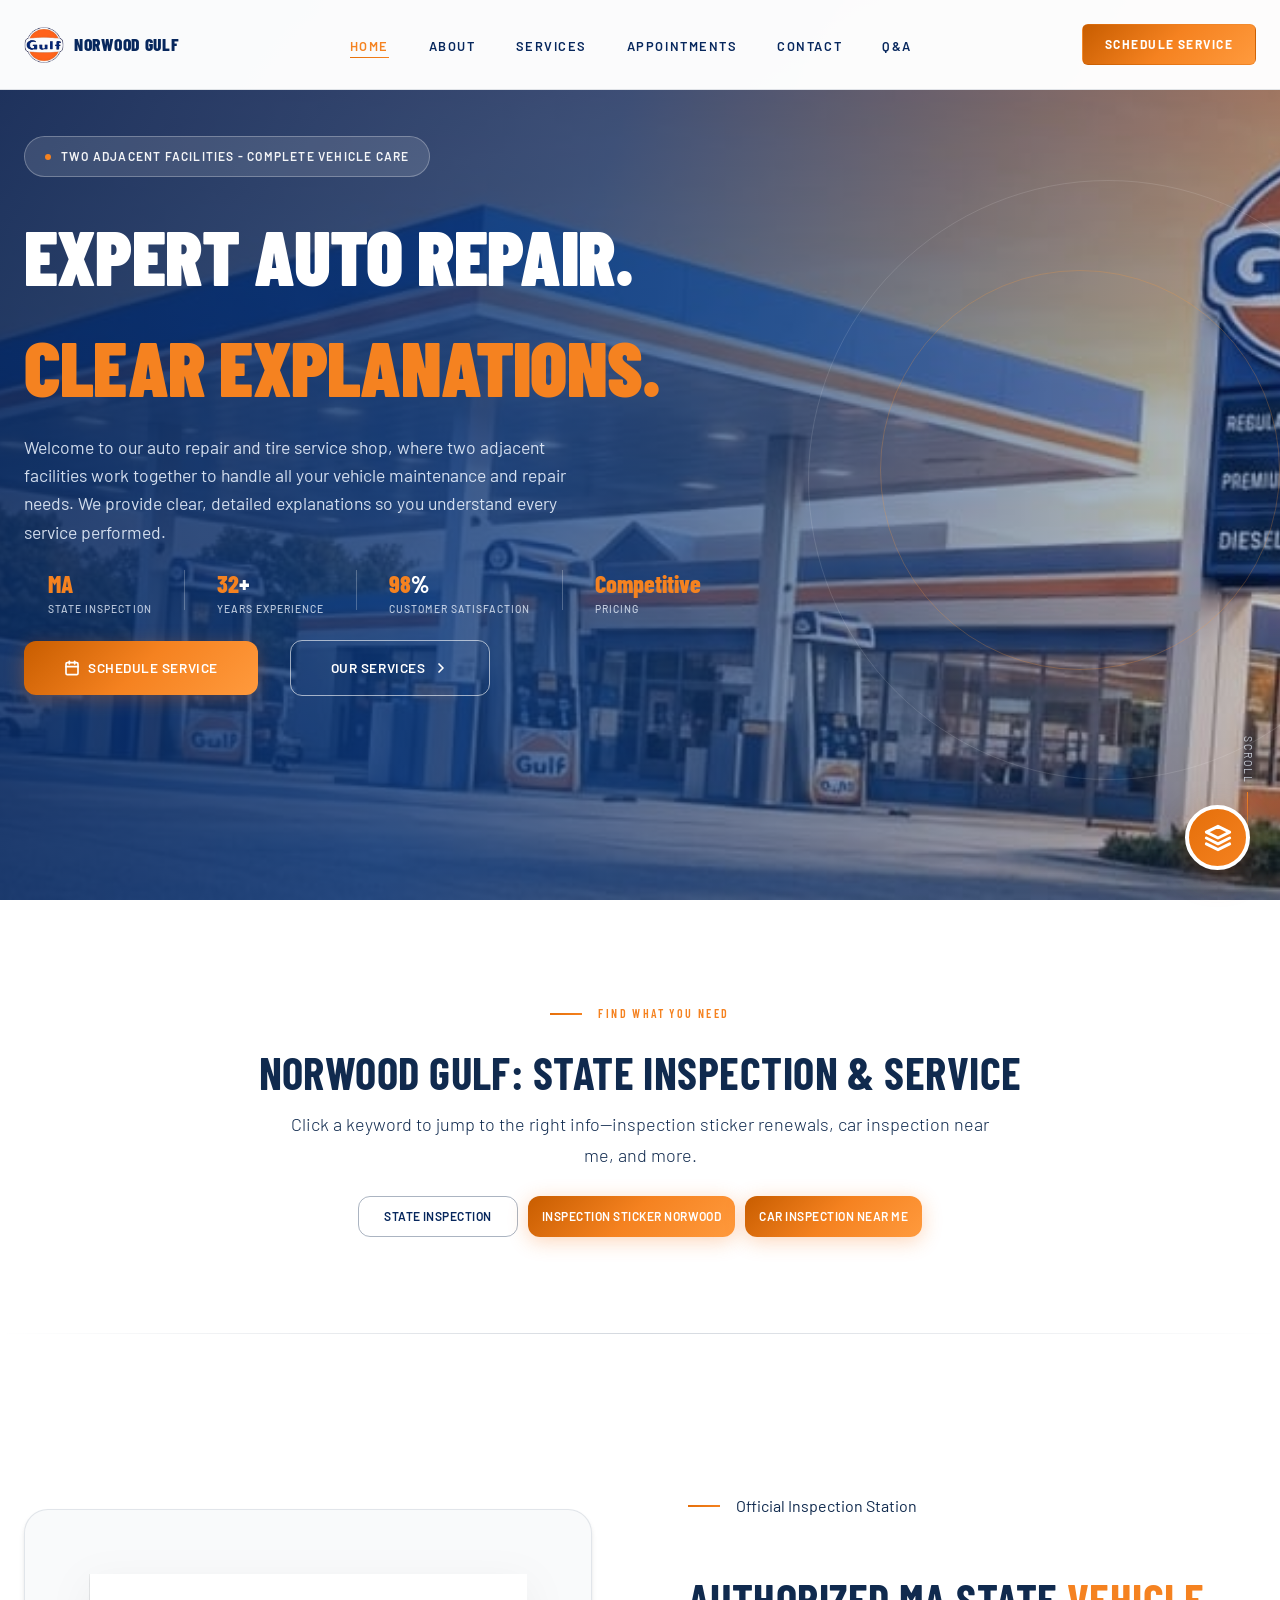
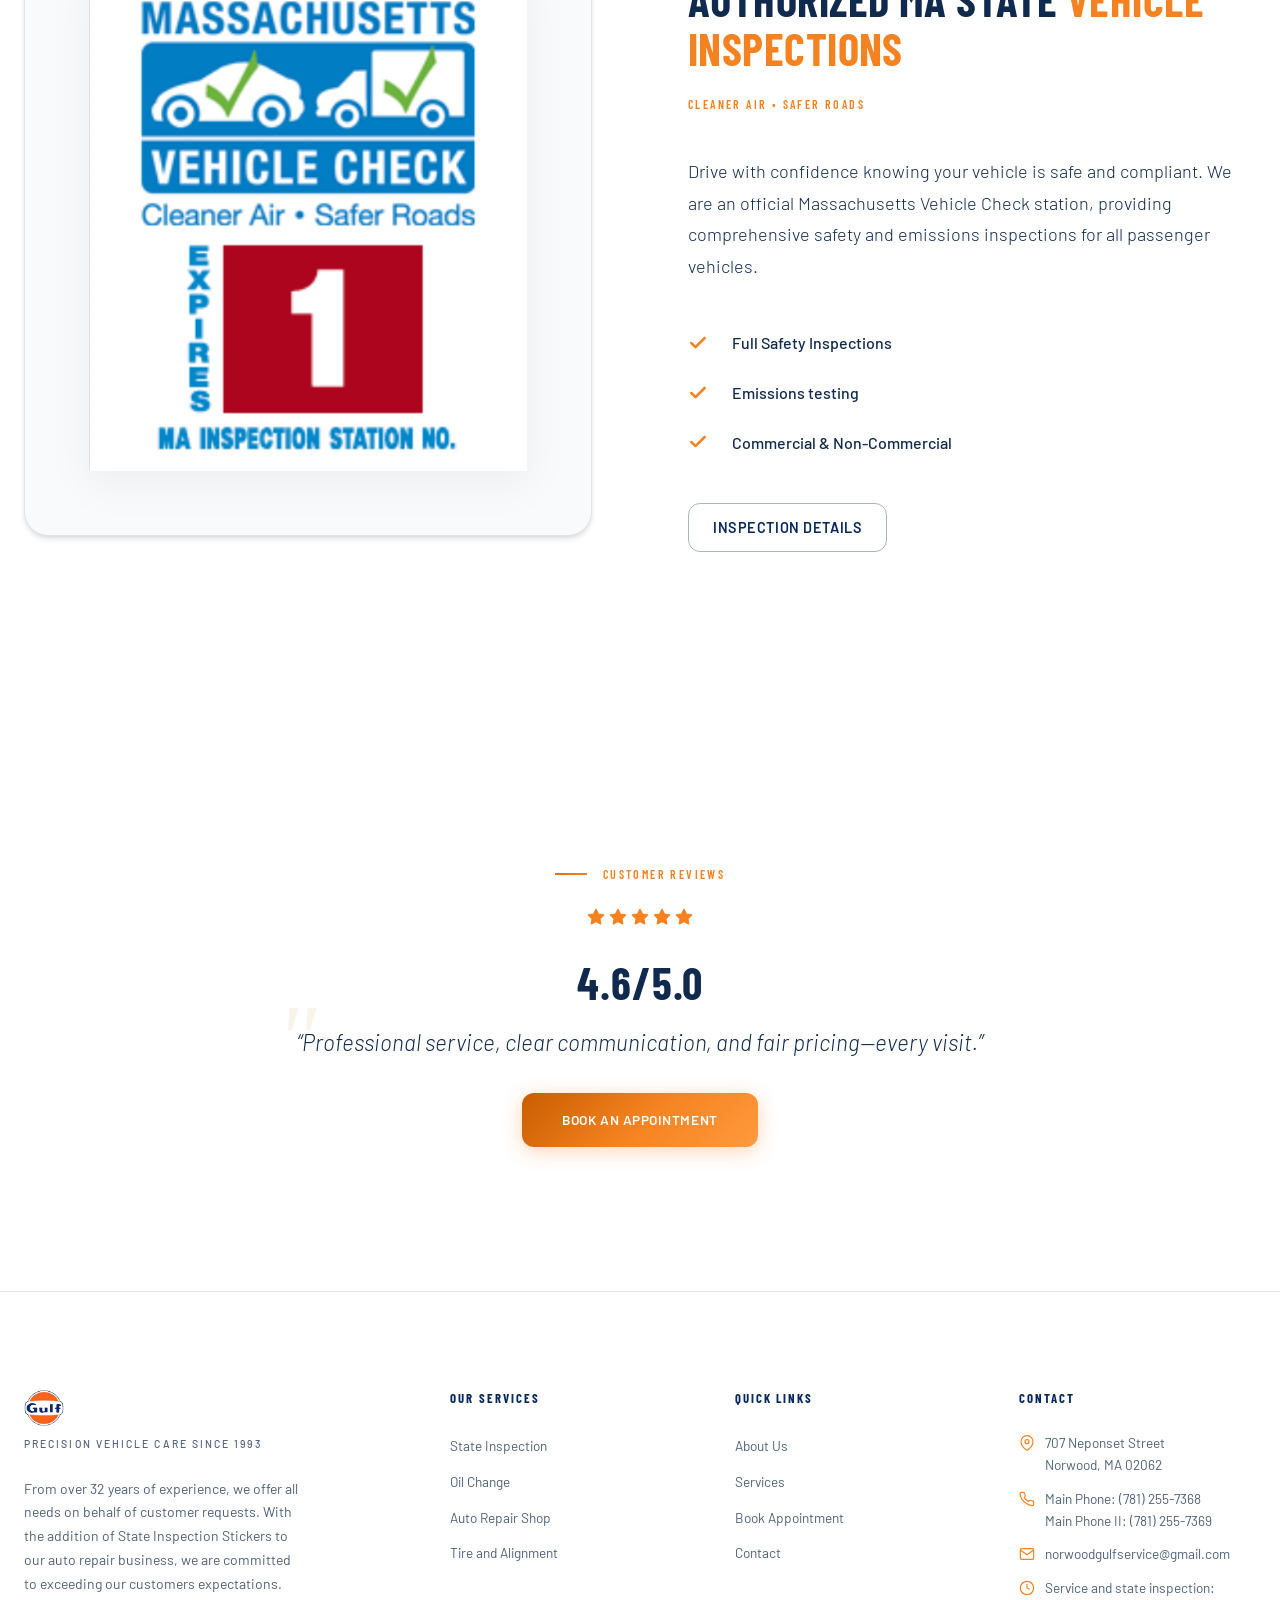
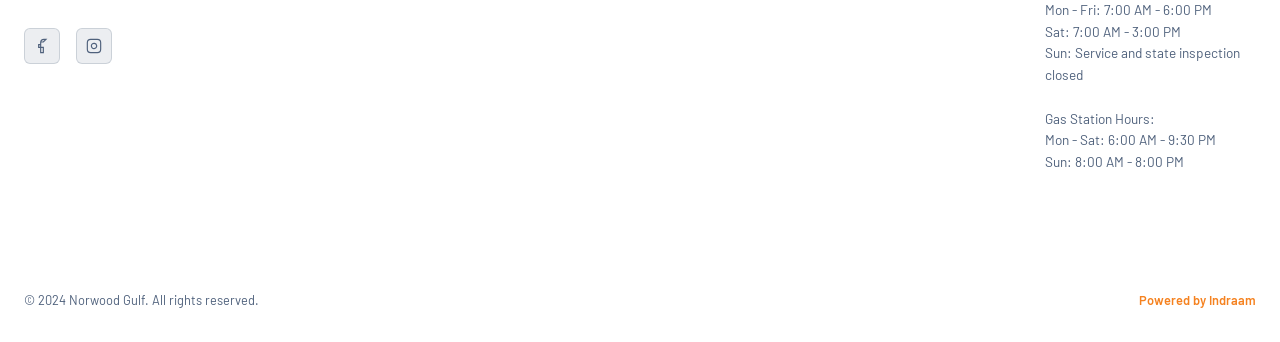
<file: index.html>
<!DOCTYPE html>
<html lang="en">
<head>
  <meta charset="UTF-8" />
  <meta name="viewport" content="width=device-width, initial-scale=1.0" />
  <meta name="description" content="Norwood Gulf provides premium auto repair and maintenance in Norwood, MA, with clear service explanations and trusted vehicle care." />
  <title>Norwood Gulf — Precision Vehicle Care. Trusted Performance.</title>
  <link rel="preconnect" href="https://fonts.googleapis.com" />
  <link rel="preconnect" href="https://fonts.gstatic.com" crossorigin />
  <link href="https://fonts.googleapis.com/css2?family=Barlow:ital,wght@0,300;0,400;0,500;0,600;0,700;0,800;0,900;1,300&family=Barlow+Condensed:wght@400;500;600;700;800;900&display=swap" rel="stylesheet" />
  <link rel="stylesheet" href="style.css" />
  <link rel="icon" href="data:,">
</head>
<body>

  <!-- SCROLL PROGRESS -->
  <div class="scroll-progress" role="progressbar" aria-hidden="true"></div>

  <!-- BACK TO TOP -->
  <button class="back-to-top" aria-label="Back to top">
    <svg xmlns="http://www.w3.org/2000/svg" viewBox="0 0 24 24" fill="none" stroke="currentColor" stroke-width="2.5" stroke-linecap="round" stroke-linejoin="round"><polyline points="18 15 12 9 6 15"/></svg>
  </button>

  <!-- NAVBAR -->
  <nav class="navbar" role="navigation" aria-label="Main navigation">
    <div class="container">
      <div class="nav-inner">
        <a href="index.html" class="nav-logo" aria-label="Norwood Gulf home">
          <img src="logo.jpeg" alt="Norwood Gulf Logo" style="height: 40px; width: auto;">
                  <span class="nav-logo-text">Norwood Gulf</span>
        </a>
        <ul class="nav-links">
          <li><a href="index.html"       class="nav-link">Home</a></li>
          <li><a href="about.html"       class="nav-link">About</a></li>
          <li><a href="services.html"    class="nav-link">Services</a></li>
          <li><a href="appointment.html" class="nav-link">Appointments</a></li>
          <li><a href="contact.html"     class="nav-link">Contact</a></li>
          <li><a href="qa.html"          class="nav-link">Q&A</a></li>
        </ul>
        <a href="appointment.html" class="nav-cta">Schedule Service</a>
        <button class="nav-hamburger" aria-label="Toggle menu" aria-expanded="false">
          <span></span><span></span><span></span>
        </button>
      </div>
    </div>
  </nav>

  <!-- MOBILE MENU -->
  <div class="nav-overlay" role="presentation"></div>
  <nav class="nav-mobile" aria-label="Mobile navigation">
    <div class="nav-mobile-brand"><img src="logo.jpeg" alt="Norwood Gulf Logo"><span>Norwood Gulf</span></div>
    <a href="index.html"       class="nav-mobile-link">Home</a>
    <a href="about.html"       class="nav-mobile-link">About</a>
    <a href="services.html"    class="nav-mobile-link">Services</a>
    <a href="appointment.html" class="nav-mobile-link">Appointments</a>
    <a href="contact.html"     class="nav-mobile-link">Contact</a>
    <a href="qa.html"          class="nav-mobile-link">Q&A</a>
    <div style="margin-top:auto; padding-top: 32px;">
      <a href="appointment.html" class="btn btn-primary btn-lg" style="width:100%;justify-content:center;display:flex;">Schedule Service</a>
    </div>
  </nav>

  <main>
    <!-- ===================== HERO ===================== -->
    <section class="hero" aria-label="Hero" id="norwood-gulf">
      <div class="hero-bg" aria-hidden="true"></div>
      <div class="hero-lines" aria-hidden="true"></div>

      <div class="container" style="width:100%;">
        <div class="hero-content">
          <div class="hero-badge">
            <span class="hero-badge-dot"></span>
            <span>Two Adjacent Facilities - Complete Vehicle Care</span>
          </div>
        </div>
        <h1 class="hero-title">
          Expert Auto Repair.
          <em>Clear Explanations.</em>
        </h1>
        <p class="hero-desc">
          Welcome to our auto repair and tire service shop, where two adjacent facilities work together to handle all your vehicle maintenance and repair needs. We provide clear, detailed explanations so you understand every service performed.
        </p>
        
        <!-- Stats -->
        <div class="hero-stats">
          <div class="container">
            <div class="hero-stats-inner">
              <div class="hero-stat">
                <span class="hero-stat-num"><span>MA</span></span>
                <span class="hero-stat-label">State Inspection</span>
              </div>
              <div class="hero-stat-divider"></div>
              <div class="hero-stat">
                <span class="hero-stat-num"><span>32</span>+</span>
                <span class="hero-stat-label">Years Experience</span>
              </div>
              <div class="hero-stat-divider"></div>
              <div class="hero-stat">
                <span class="hero-stat-num"><span>98</span>%</span>
                <span class="hero-stat-label">Customer Satisfaction</span>
              </div>
              <div class="hero-stat-divider"></div>
              <div class="hero-stat">
                <span class="hero-stat-num"><span>Competitive</span></span>
                <span class="hero-stat-label">Pricing</span>
              </div>
            </div>
          </div>
        </div>
          
          <div class="hero-actions">
            <a href="appointment.html" class="btn btn-primary btn-lg">
              <svg xmlns="http://www.w3.org/2000/svg" width="16" height="16" viewBox="0 0 24 24" fill="none" stroke="currentColor" stroke-width="2.5" stroke-linecap="round" stroke-linejoin="round"><rect x="3" y="4" width="18" height="18" rx="2"/><line x1="16" y1="2" x2="16" y2="6"/><line x1="8" y1="2" x2="8" y2="6"/><line x1="3" y1="10" x2="21" y2="10"/></svg>
              Schedule Service
            </a>
            <a href="services.html" class="btn btn-outline btn-lg">
              Our Services
              <svg xmlns="http://www.w3.org/2000/svg" width="16" height="16" viewBox="0 0 24 24" fill="none" stroke="currentColor" stroke-width="2.5" stroke-linecap="round" stroke-linejoin="round"><polyline points="9 18 15 12 9 6"/></svg>
            </a>
          </div>
        </div>
      </div>

      <!-- Scroll hint -->
      <div class="hero-scroll" aria-hidden="true">
        <span>Scroll</span>
        <div class="hero-scroll-line"></div>
      </div>
    </section>
    
    <!-- ===================== KEYWORD QUICK LINKS ===================== -->
    <section class="section" aria-label="Keyword quick links">
      <div class="container">
        <div class="text-center" style="margin-bottom:24px;">
          <div class="section-label flex-center reveal">
            <span class="subheading">Find what you need</span>
          </div>
          <h2 class="display-md text-navy reveal reveal-delay-1" style="margin-bottom:12px;">Norwood Gulf: State Inspection & Service</h2>
          <p class="body-lg text-muted-dark" style="max-width:720px;margin:0 auto;">
            Click a keyword to jump to the right info—inspection sticker renewals, car inspection near me, and more.
          </p>
        </div>

        <div class="reveal" style="display:flex;gap:10px;flex-wrap:wrap;justify-content:center;">
          <a href="#norwood-gulf" class="btn btn-outline btn-sm" style="padding:10px 14px;">State Inspection</a>
          <a href="services.html#state-inspection" class="btn btn-primary btn-sm" style="padding:10px 14px;">inspection sticker norwood</a>
          <a href="contact.html#near-me" class="btn btn-primary btn-sm" style="padding:10px 14px;">car inspection near me</a>
        </div>
      </div>
    </section>

    <!-- ===================== MA INSPECTION ===================== -->
    <section class="section ma-inspection-section" aria-label="Massachusetts Vehicle Check">
      <div class="container">
        <div class="inspection-grid">
          <div class="inspection-image">
            <img src="MA.png" alt="Massachusetts Vehicle Check Logo" class="inspection-logo">
          </div>
          <div class="inspection-content">
            <div class="section-label">Official Inspection Station</div>
            <h2 class="display-md">Authorized MA State <span class="text-primary">Vehicle Inspections</span></h2>
            <div class="subheading" style="margin-top: -10px; margin-bottom: 10px;">Cleaner Air • Safer Roads</div>
            <p class="body-lg">
              Drive with confidence knowing your vehicle is safe and compliant. We are an official Massachusetts Vehicle Check station, providing comprehensive safety and emissions inspections for all passenger vehicles.
            </p>
            <ul class="inspection-list">
              <li>
                <svg xmlns="http://www.w3.org/2000/svg" width="20" height="20" viewBox="0 0 24 24" fill="none" stroke="currentColor" stroke-width="3" stroke-linecap="round" stroke-linejoin="round" class="text-primary"><polyline points="20 6 9 17 4 12"/></svg>
                <span>Full Safety Inspections</span>
              </li>
              <li>
                <svg xmlns="http://www.w3.org/2000/svg" width="20" height="20" viewBox="0 0 24 24" fill="none" stroke="currentColor" stroke-width="3" stroke-linecap="round" stroke-linejoin="round" class="text-primary"><polyline points="20 6 9 17 4 12"/></svg>
                <span>Emissions testing</span>
              </li>
              <li>
                <svg xmlns="http://www.w3.org/2000/svg" width="20" height="20" viewBox="0 0 24 24" fill="none" stroke="currentColor" stroke-width="3" stroke-linecap="round" stroke-linejoin="round" class="text-primary"><polyline points="20 6 9 17 4 12"/></svg>
                <span>Commercial & Non-Commercial</span>
              </li>
            </ul>
            <div class="inspection-action">
              <a href="services.html" class="btn btn-outline">Inspection Details</a>
            </div>
          </div>
        </div>
      </div>
    </section>

    <!-- ===================== REVIEWS / TESTIMONIALS ===================== -->
    <section class="section testimonials-section" aria-label="Customer Reviews">
      <div class="container">
        <div class="testimonial-inner">
          <a
            href="https://www.google.com/search?sca_esv=11644df17cdf1a12&sxsrf=APpeQntvvfK4i4TOI_ihOrzpDeUT2QmNOQ:1784293521728&q=norwoodgulf&si=APenkKn5T4YN59srr511wD6k6Pufj9DEzRUvB1XJSwUeeT5afpm4TQghhEdDveTdlVPgJa5qF8TAoRb5RbXLfmK-P4ODYihN0RFG3BhYRJZwJOlDr2I36pY%3D&uds=AJ5uw18gNhEE-1kkRZFnq5lN2SLi4TLZBjAXsEycxxQTiQDSJGe2GlF1H9wndC-nLQDZZ4nt5iQANo0AJBu8I1AU2zelO3psvxKbo_7Ni-P3tFjdBVAtOrA&sa=X&ved=2ahUKEwi-i6as49mVAxXBg_0HHTCOGBwQ3PALegQIHhAE&biw=1536&bih=776&dpr=1.25"
            target="_blank"
            rel="noopener noreferrer"
            aria-label="Read customer reviews"
            style="display:block; text-decoration:none; color:inherit;"
          >
            <div class="section-label flex-center reveal" style="margin-bottom: var(--sp-3);">
              <span class="subheading">Customer Reviews</span>
            </div>

            <div class="testimonial-stars" aria-label="Rating: 4.6 out of 5">
              <!-- 5 stars visual -->
              <svg xmlns="http://www.w3.org/2000/svg" viewBox="0 0 24 24" fill="none" stroke="currentColor" stroke-width="2" stroke-linecap="round" stroke-linejoin="round"><polygon points="12 2 15.09 8.26 22 9.27 17 14.14 18.18 21.02 12 17.77 5.82 21.02 7 14.14 2 9.27 8.91 8.26 12 2"/></svg>
              <svg xmlns="http://www.w3.org/2000/svg" viewBox="0 0 24 24" fill="none" stroke="currentColor" stroke-width="2" stroke-linecap="round" stroke-linejoin="round"><polygon points="12 2 15.09 8.26 22 9.27 17 14.14 18.18 21.02 12 17.77 5.82 21.02 7 14.14 2 9.27 8.91 8.26 12 2"/></svg>
              <svg xmlns="http://www.w3.org/2000/svg" viewBox="0 0 24 24" fill="none" stroke="currentColor" stroke-width="2" stroke-linecap="round" stroke-linejoin="round"><polygon points="12 2 15.09 8.26 22 9.27 17 14.14 18.18 21.02 12 17.77 5.82 21.02 7 14.14 2 9.27 8.91 8.26 12 2"/></svg>
              <svg xmlns="http://www.w3.org/2000/svg" viewBox="0 0 24 24" fill="none" stroke="currentColor" stroke-width="2" stroke-linecap="round" stroke-linejoin="round"><polygon points="12 2 15.09 8.26 22 9.27 17 14.14 18.18 21.02 12 17.77 5.82 21.02 7 14.14 2 9.27 8.91 8.26 12 2"/></svg>
              <svg xmlns="http://www.w3.org/2000/svg" viewBox="0 0 24 24" fill="none" stroke="currentColor" stroke-width="2" stroke-linecap="round" stroke-linejoin="round"><polygon points="12 2 15.09 8.26 22 9.27 17 14.14 18.18 21.02 12 17.77 5.82 21.02 7 14.14 2 9.27 8.91 8.26 12 2"/></svg>
            </div>

            <h2 class="display-md text-navy" style="text-transform:none; letter-spacing:0.02em; margin-bottom: var(--sp-2);">
              4.6/5.0
            </h2>

            <p class="testimonial-quote" style="margin-bottom: 0;">
              “Professional service, clear communication, and fair pricing—every visit.”
            </p>
          </a>

          <div class="reveal" style="margin-top: var(--sp-4);">
            <a href="appointment.html" class="btn btn-primary btn-lg" style="min-width: 220px;">
              Book an Appointment
            </a>
          </div>
        </div>
      </div>
    </section>

  </main>

  <!-- FOOTER -->
  <footer class="footer" role="contentinfo">
    <div class="container">
      <div class="footer-grid">
        <div>
          <img src="logo.jpeg" alt="Norwood Gulf Logo" style="height: 40px; width: auto; margin-bottom: var(--sp-1);">
          <div class="footer-brand-tagline">Precision Vehicle Care Since 1993</div>
          <p class="footer-brand-desc">From over 32 years of experience, we offer all needs on behalf of customer requests. With the addition of State Inspection Stickers to our auto repair business, we are committed to exceeding our customers expectations.</p>
          <div class="footer-socials">
            <a href="https://www.facebook.com/norwoodgulf" target="_blank" rel="noopener noreferrer" class="footer-social" aria-label="Facebook">
              <svg xmlns="http://www.w3.org/2000/svg" viewBox="0 0 24 24" fill="none" stroke="currentColor" stroke-width="1.75"><path d="M18 2h-3a5 5 0 0 0-5 5v3H7v4h3v8h4v-8h-4V7a1 1 0 0 1 1-1h3z"/></svg>
            </a>
            <a href="https://www.instagram.com/norwoodgulf?igsh=MWY3Njh3dmN0Njhkbw==" class="footer-social" aria-label="Instagram">
              <svg xmlns="http://www.w3.org/2000/svg" viewBox="0 0 24 24" fill="none" stroke="currentColor" stroke-width="1.75"><rect x="2" y="2" width="20" height="20" rx="5" ry="5"/><path d="M16 11.37A4 4 0 1 1 12.63 8 4 4 0 0 1 16 11.37z"/><line x1="17.5" y1="6.5" x2="17.51" y2="6.5"/></svg>
            </a>
          </div>
        </div>
        <div>
          <h3 class="footer-col-title">Our Services</h3>
          <ul class="footer-links">
            <li><a href="state-inspection.html" class="footer-link">State Inspection</a></li>
            <li><a href="oil-change.html" class="footer-link">Oil Change</a></li>
            <li><a href="auto-repair-shop.html" class="footer-link">Auto Repair Shop</a></li>
            <li><a href="tire-alignment.html" class="footer-link">Tire and Alignment</a></li>
          </ul>
        </div>

        <div>
          <h3 class="footer-col-title">Quick Links</h3>
          <ul class="footer-links">
            <li><a href="about.html" class="footer-link">About Us</a></li>
            <li><a href="services.html" class="footer-link">Services</a></li>
            <li><a href="appointment.html" class="footer-link">Book Appointment</a></li>
            <li><a href="contact.html" class="footer-link">Contact</a></li>
          </ul>
        </div>
        <div>
          <h3 class="footer-col-title">Contact</h3>
          <div class="footer-contact-item"><svg class="footer-contact-icon" xmlns="http://www.w3.org/2000/svg" viewBox="0 0 24 24" fill="none" stroke="currentColor" stroke-width="1.75"><path d="M21 10c0 7-9 13-9 13S3 17 3 10a9 9 0 0 1 18 0z"/><circle cx="12" cy="10" r="3"/></svg><span>707 Neponset Street<br>Norwood, MA 02062</span></div>
          <div class="footer-contact-item"><svg class="footer-contact-icon" xmlns="http://www.w3.org/2000/svg" viewBox="0 0 24 24" fill="none" stroke="currentColor" stroke-width="1.75"><path d="M22 16.92v3a2 2 0 0 1-2.18 2 19.79 19.79 0 0 1-8.63-3.07A19.5 19.5 0 0 1 4.69 13a19.79 19.79 0 0 1-3.07-8.67A2 2 0 0 1 3.6 2h3a2 2 0 0 1 2 1.72c.127.96.361 1.903.7 2.81a2 2 0 0 1-.45 2.11L8.09 9.91a16 16 0 0 0 6 6l1.27-1.27a2 2 0 0 1 2.11-.45c.907.339 1.85.573 2.81.7A2 2 0 0 1 22 16.92z"/></svg><span>Main Phone: <a href="tel:+17812557368">(781) 255-7368</a><br>Main Phone II: <a href="tel:+17812557369">(781) 255-7369</a></span></div>
          <div class="footer-contact-item"><svg class="footer-contact-icon" xmlns="http://www.w3.org/2000/svg" viewBox="0 0 24 24" fill="none" stroke="currentColor" stroke-width="1.75"><path d="M4 4h16c1.1 0 2 .9 2 2v12c0 1.1-.9 2-2 2H4c-1.1 0-2-.9-2-2V6c0-1.1.9-2 2-2z"/><polyline points="22,6 12,13 2,6"/></svg><span><a href="mailto:norwoodgulfservice@gmail.com">norwoodgulfservice@gmail.com</a></span></div>
          <div class="footer-contact-item">
            <svg class="footer-contact-icon" xmlns="http://www.w3.org/2000/svg" viewBox="0 0 24 24" fill="none" stroke="currentColor" stroke-width="1.75"><circle cx="12" cy="12" r="10"/><polyline points="12 6 12 12 16 14"/></svg>
            <span>Service and state inspection:<br>Mon - Fri: 7:00 AM - 6:00 PM<br>Sat: 7:00 AM - 3:00 PM<br>Sun: Service and state inspection closed<br><br>Gas Station Hours:<br>Mon - Sat: 6:00 AM - 9:30 PM<br>Sun: 8:00 AM - 8:00 PM</span>
          </div>
        </div>
      </div>

      <div class="footer-bottom">
        <span class="footer-copy">&copy; 2024 Norwood Gulf. All rights reserved.</span>
        <div class="footer-legal"><a href="https://indraam.com" target="_blank" rel="noopener noreferrer">Powered by Indraam</a></div>
      </div>
    </div>
  </footer>

  <!-- NVIDIA Chatbot Trigger -->
  <div class="nvidia-chatbot" id="nvidia-chatbot" aria-label="AI Assistant">
    <svg xmlns="http://www.w3.org/2000/svg" viewBox="0 0 24 24" fill="none" stroke="currentColor" stroke-width="2" stroke-linecap="round" stroke-linejoin="round">
      <path d="M12 2L2 7l10 5 10-5-10-5zM2 17l10 5 10-5M2 12l10 5 10-5"/>
    </svg>
  </div>

  <!-- NVIDIA Chat Window -->
  <div class="nvidia-chat-window" id="nvidia-chat-window">
    <div class="nvidia-chat-header">
      <div class="nvidia-chat-title">AI Assistant</div>
      <button class="nvidia-chat-close" id="nvidia-chat-close" aria-label="Close chat">
        <svg xmlns="http://www.w3.org/2000/svg" viewBox="0 0 24 24" fill="none" stroke="currentColor" stroke-width="2" stroke-linecap="round" stroke-linejoin="round">
          <line x1="18" y1="6" x2="6" y2="18"/>
          <line x1="6" y1="6" x2="18" y2="6"/>
        </svg>
      </button>
    </div>
    <div class="nvidia-chat-messages" id="nvidia-chat-messages">
      <!-- Chat logic will insert messages here -->
    </div>
    <div class="nvidia-chat-input">
      <input type="text" id="nvidia-chat-input" placeholder="Type your message..." aria-label="Chat input">
      <button id="nvidia-chat-send" aria-label="Send message">Send</button>
    </div>
  </div>

  <script src="main.js"></script>
</body>
</html>
</file>
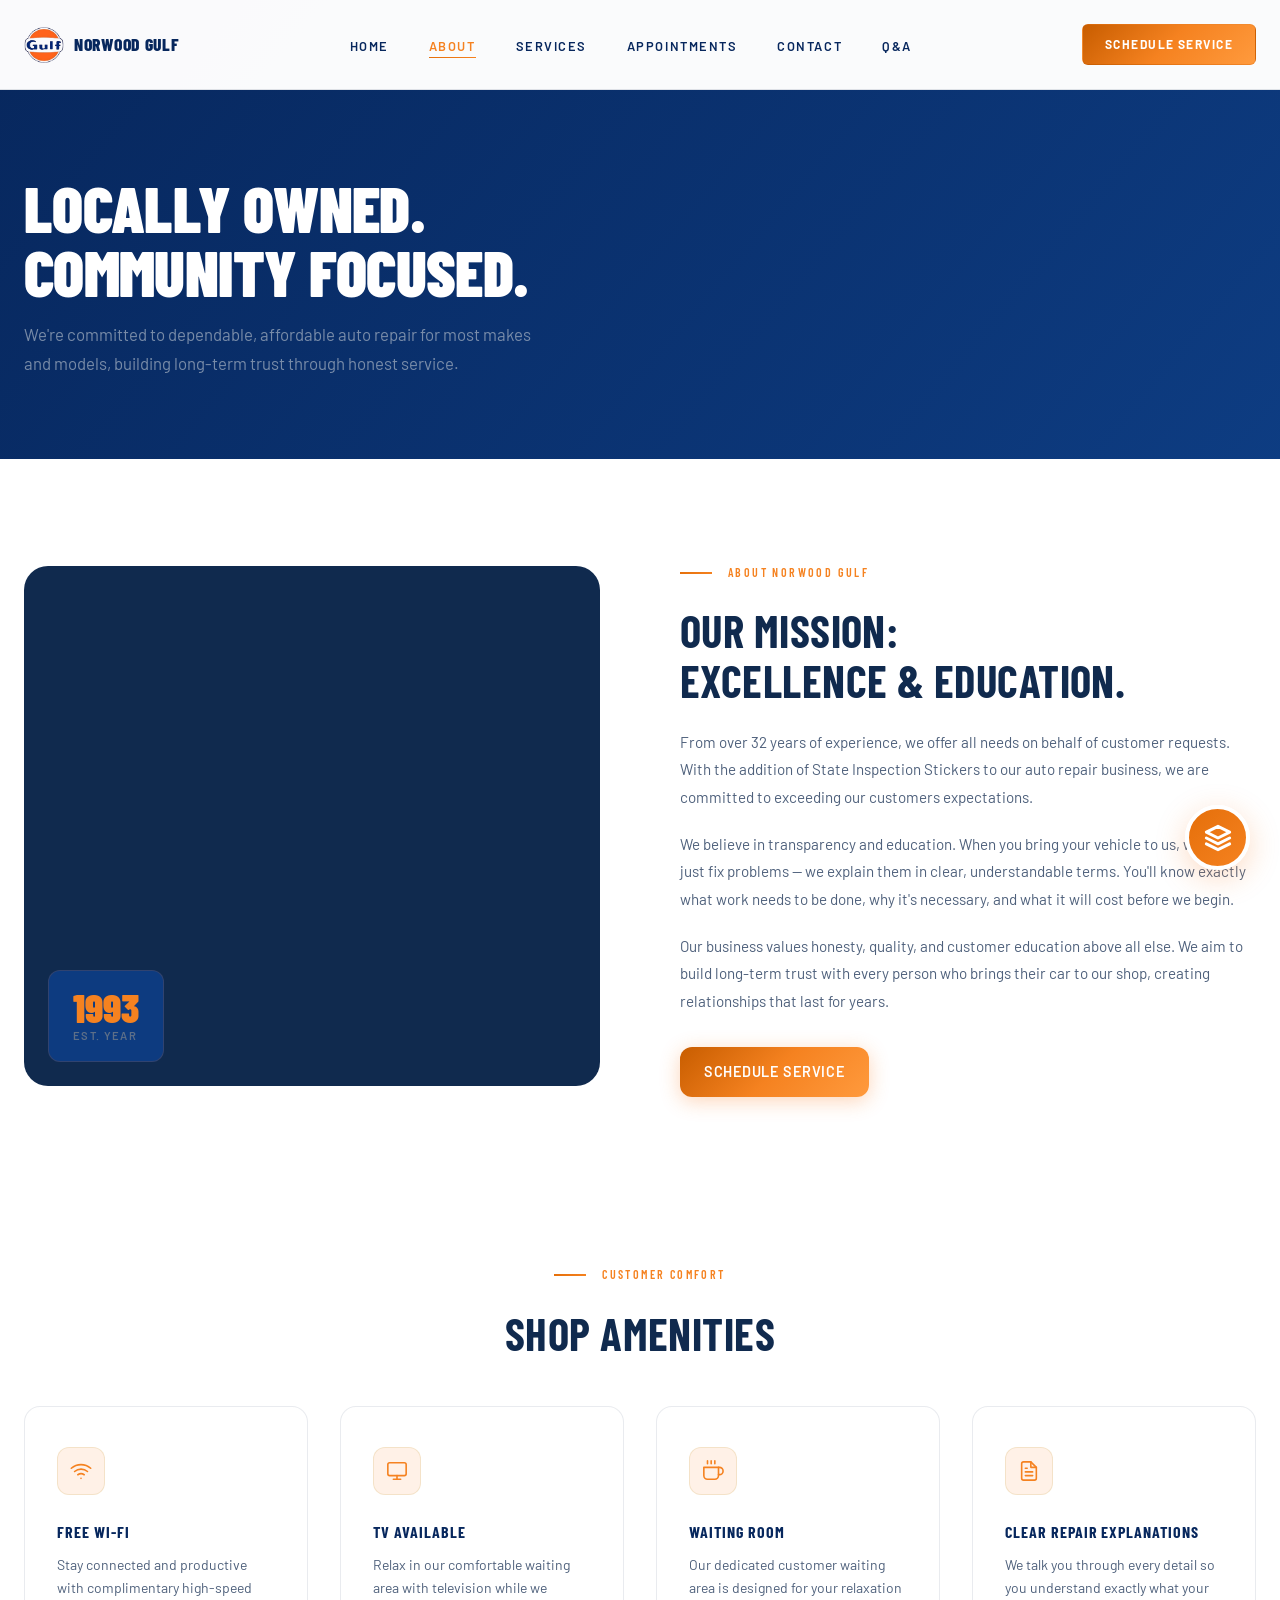
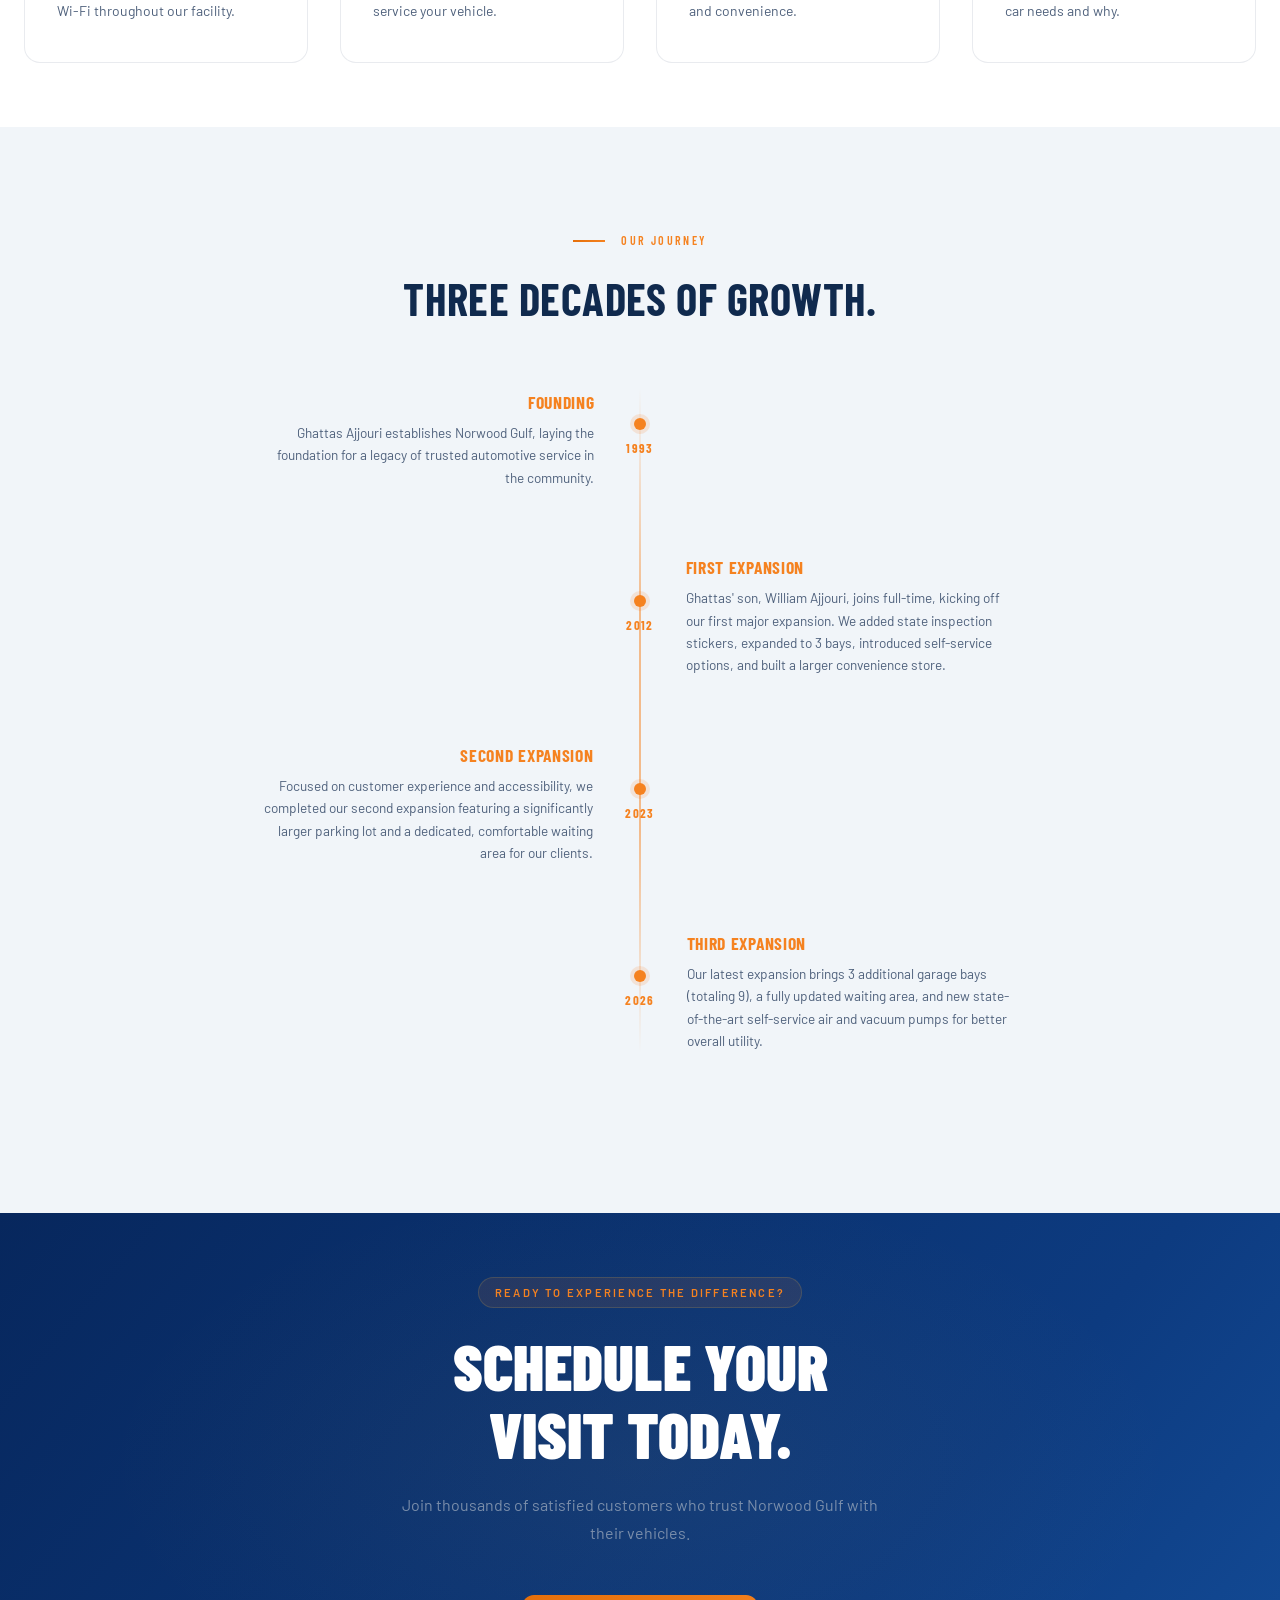
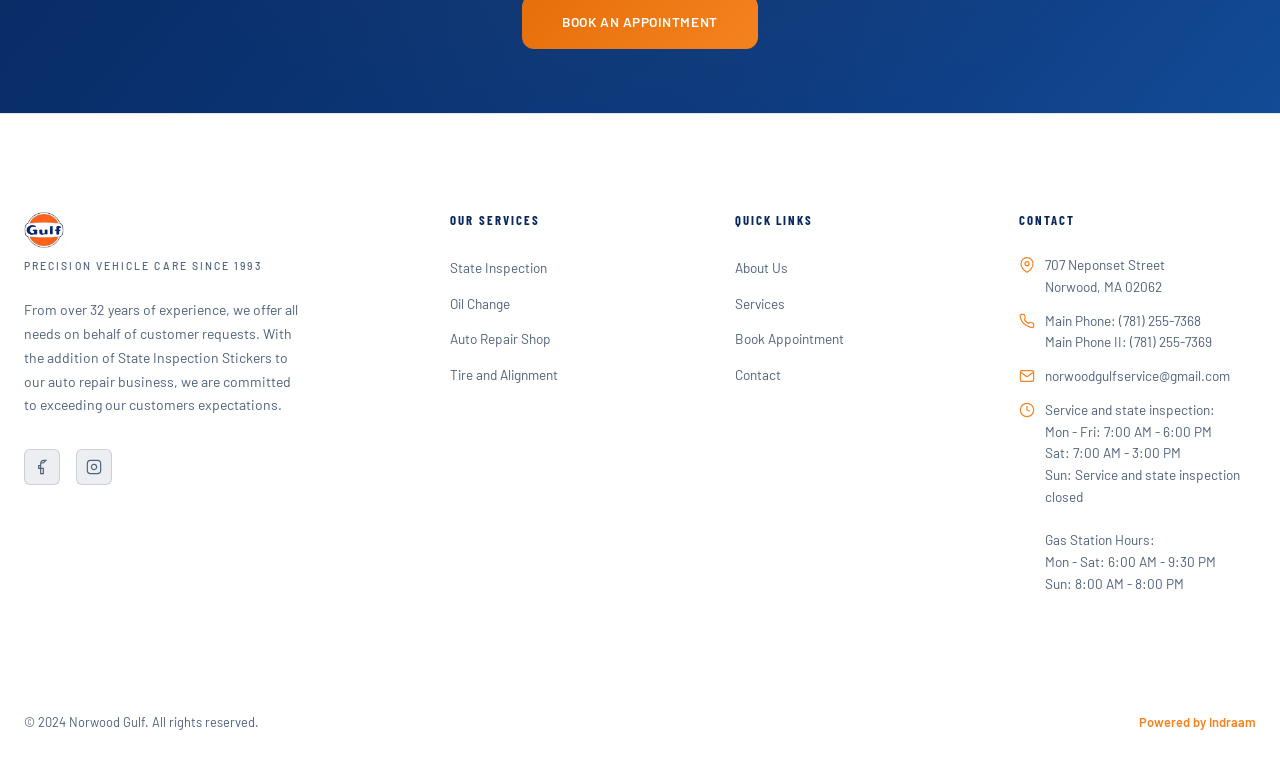
<file: about.html>
<!DOCTYPE html>
<html lang="en">

<head>
  <meta charset="UTF-8" />
  <meta name="viewport" content="width=device-width, initial-scale=1.0" />
  <meta name="description"
    content="About Norwood Gulf in Norwood, MA — a locally owned auto repair shop focused on dependable service, affordable repairs, and customer education." />
  <title>About Us — Locally Owned Automotive Care</title>
  <link rel="preconnect" href="https://fonts.googleapis.com" />
  <link rel="preconnect" href="https://fonts.gstatic.com" crossorigin />
  <link
    href="https://fonts.googleapis.com/css2?family=Barlow:ital,wght@0,300;0,400;0,500;0,600;0,700;0,800;0,900;1,300&family=Barlow+Condensed:wght@400;500;600;700;800;900&display=swap"
    rel="stylesheet" />
  <link rel="stylesheet" href="style.css" />
  <link rel="icon" href="data:,">
</head>

<body>

  <div class="scroll-progress" role="progressbar" aria-hidden="true"></div>
  <button class="back-to-top" aria-label="Back to top">
    <svg xmlns="http://www.w3.org/2000/svg" viewBox="0 0 24 24" fill="none" stroke="currentColor" stroke-width="2.5"
      stroke-linecap="round" stroke-linejoin="round">
      <polyline points="18 15 12 9 6 15" />
    </svg>
  </button>

  <nav class="navbar" role="navigation" aria-label="Main navigation">
    <div class="container">
      <div class="nav-inner">
        <a href="index.html" class="nav-logo">
          <img src="logo.jpeg" alt="Norwood Gulf Logo" style="height: 40px; width: auto;">
          <span class="nav-logo-text">Norwood Gulf</span>
        </a>
        <ul class="nav-links">
          <li><a href="index.html" class="nav-link">Home</a></li>
          <li><a href="about.html" class="nav-link active">About</a></li>
          <li><a href="services.html" class="nav-link">Services</a></li>
          <li><a href="appointment.html" class="nav-link">Appointments</a></li>
          <li><a href="contact.html" class="nav-link">Contact</a></li>
          <li><a href="qa.html" class="nav-link">Q&A</a></li>
        </ul>
        <a href="appointment.html" class="nav-cta">Schedule Service</a>
        <button class="nav-hamburger" aria-label="Toggle menu"><span></span><span></span><span></span></button>
      </div>
    </div>
  </nav>

  <div class="nav-overlay"></div>
  <nav class="nav-mobile" aria-label="Mobile navigation">
    <div class="nav-mobile-brand"><img src="logo.jpeg" alt="Norwood Gulf Logo"><span>Norwood Gulf</span></div>
    <a href="index.html" class="nav-mobile-link">Home</a>
    <a href="about.html" class="nav-mobile-link active">About</a>
    <a href="services.html" class="nav-mobile-link">Services</a>
    <a href="appointment.html" class="nav-mobile-link">Appointments</a>
    <a href="contact.html" class="nav-mobile-link">Contact</a>
    <a href="qa.html" class="nav-mobile-link">Q&A</a>
    <div style="margin-top:auto;padding-top:32px;">
      <a href="appointment.html" class="btn btn-primary btn-lg"
        style="width:100%;justify-content:center;display:flex;">Schedule Service</a>
    </div>
  </nav>

  <main>

    <!-- PAGE HERO -->
    <header class="page-hero">
      <div class="container">
        <div class="page-hero-content">
          <h1 class="page-hero-title">Locally Owned.<br>Community Focused.</h1>
          <p class="page-hero-desc">We're committed to dependable, affordable auto repair for most makes and models,
            building long-term trust through honest service.</p>
        </div>
      </div>
    </header>

    <!-- OUR STORY -->
    <section class="section">
      <div class="container">
        <div class="about-intro">
          <div class="reveal-left">
            <div class="about-image-wrap">
              <div class="about-image" role="img" aria-label="Norwood Gulf auto shop interior"
                style="background-image:url('https://images.unsplash.com/photo-1625047509248-ec889cbff17f?w=800&q=80&auto=format'); background-size:cover; background-position:center; height:520px; border-radius:16px;">
              </div>
              <div class="about-image-badge">
                <div class="about-image-badge-num">1993</div>
                <div class="about-image-badge-label">Est. Year</div>
              </div>
            </div>
          </div>
          <div class="reveal-right">
            <div class="section-label">
              <span class="subheading">About Norwood Gulf</span>
            </div>
            <h2 class="display-md" style="color:var(--navy);margin-bottom:24px;">Our Mission:<br>Excellence & Education.
            </h2>
            <div class="about-body">
              <p style="margin-bottom:20px;">From over 32 years of experience, we offer all needs on behalf of customer
                requests. With the addition of State Inspection Stickers to our auto repair business, we are committed
                to exceeding our customers expectations.</p>
              <p style="margin-bottom:20px;">We believe in transparency and education. When you bring your vehicle to
                us, we don't just fix problems — we explain them in clear, understandable terms. You'll know exactly
                what work needs to be done, why it's necessary, and what it will cost before we begin.</p>
              <p style="margin-bottom:32px;">Our business values honesty, quality, and customer education above all
                else. We aim to build long-term trust with every person who brings their car to our shop, creating
                relationships that last for years.</p>
              <a href="appointment.html" class="btn btn-primary">Schedule Service</a>
            </div>
          </div>
        </div>
      </div>
    </section>

    <!-- CUSTOMER AMENITIES -->
    <section class="section-sm bg-white">
      <div class="container">
        <div class="text-center" style="margin-bottom:48px;">
          <div class="section-label flex-center reveal">
            <span class="subheading">Customer Comfort</span>
          </div>
          <h2 class="display-md text-navy reveal reveal-delay-1">Shop Amenities</h2>
        </div>
        <div class="features-grid">
          <!-- FREE WI-FI -->
          <div class="feature-card reveal">
            <div class="feature-icon">
              <svg xmlns="http://www.w3.org/2000/svg" viewBox="0 0 24 24" fill="none" stroke="currentColor"
                stroke-width="1.75" stroke-linecap="round" stroke-linejoin="round">
                <path d="M5 12.55a11 11 0 0 1 14.08 0"></path>
                <path d="M1.42 9a16 16 0 0 1 21.16 0"></path>
                <path d="M8.53 16.11a6 6 0 0 1 6.95 0"></path>
                <line x1="12" y1="20" x2="12.01" y2="20"></line>
              </svg>
            </div>
            <h3 class="feature-title">FREE WI-FI</h3>
            <p class="feature-desc">Stay connected and productive with complimentary high-speed Wi-Fi throughout our facility.</p>
          </div>

          <!-- TV AVAILABLE -->
          <div class="feature-card reveal reveal-delay-1">
            <div class="feature-icon">
              <svg xmlns="http://www.w3.org/2000/svg" viewBox="0 0 24 24" fill="none" stroke="currentColor"
                stroke-width="1.75" stroke-linecap="round" stroke-linejoin="round">
                <rect x="2" y="3" width="20" height="14" rx="2" ry="2"></rect>
                <line x1="8" y1="21" x2="16" y2="21"></line>
                <line x1="12" y1="17" x2="12" y2="21"></line>
              </svg>
            </div>
            <h3 class="feature-title">TV available</h3>
            <p class="feature-desc">Relax in our comfortable waiting area with television while we service your vehicle.</p>
          </div>

          <!-- WAITING ROOM -->
          <div class="feature-card reveal reveal-delay-2">
            <div class="feature-icon">
              <svg xmlns="http://www.w3.org/2000/svg" viewBox="0 0 24 24" fill="none" stroke="currentColor"
                stroke-width="1.75" stroke-linecap="round" stroke-linejoin="round">
                <path d="M18 8h1a4 4 0 0 1 0 8h-1"/><path d="M2 8h16v9a4 4 0 0 1-4 4H6a4 4 0 0 1-4-4V8z"/><line x1="6" y1="1" x2="6" y2="4"/><line x1="10" y1="1" x2="10" y2="4"/><line x1="14" y1="1" x2="14" y2="4"/>
              </svg>
            </div>
            <h3 class="feature-title">WAITING ROOM</h3>
            <p class="feature-desc">Our dedicated customer waiting area is designed for your relaxation and convenience.</p>
          </div>


          <!-- CLEAR REPAIR EXPLANATIONS -->
          <div class="feature-card reveal reveal-delay-4">
            <div class="feature-icon">
              <svg xmlns="http://www.w3.org/2000/svg" viewBox="0 0 24 24" fill="none" stroke="currentColor"
                stroke-width="1.75" stroke-linecap="round" stroke-linejoin="round">
                <path d="M14 2H6a2 2 0 0 0-2 2v16a2 2 0 0 0 2 2h12a2 2 0 0 0 2-2V8z"/><polyline points="14 2 14 8 20 8"/><line x1="16" y1="13" x2="8" y2="13"/><line x1="16" y1="17" x2="8" y2="17"/><polyline points="10 9 9 9 8 9"/>
              </svg>
            </div>
            <h3 class="feature-title">CLEAR REPAIR EXPLANATIONS</h3>
            <p class="feature-desc">We talk you through every detail so you understand exactly what your car needs and why.</p>
          </div>
        </div>
      </div>
    </section>

    <!-- TIMELINE -->
    <section class="section" style="background: #f1f5f9;" aria-labelledby="timeline-heading">
      <div class="container">
        <div class="text-center" style="margin-bottom:64px;">
          <div class="section-label flex-center reveal">
            <span class="subheading">Our Journey</span>
          </div>
          <h2 class="display-md text-navy reveal reveal-delay-1" id="timeline-heading">Three Decades of Growth.</h2>
        </div>
        <div class="timeline">

          <div class="timeline-item reveal">
            <div class="timeline-content">
              <h3 class="timeline-content-title">Founding</h3>
              <p class="timeline-content-desc">Ghattas Ajjouri establishes Norwood Gulf, laying the foundation for a legacy of trusted automotive service in the community.</p>
            </div>
            <div class="timeline-year timeline-year-wrap">
              <div class="timeline-dot"></div>
              <span class="timeline-year-label">1993</span>
            </div>
            <div class="timeline-empty"></div>
          </div>

          <div class="timeline-item reveal reveal-delay-1">
            <div class="timeline-empty"></div>
            <div class="timeline-year timeline-year-wrap">
              <div class="timeline-dot"></div>
              <span class="timeline-year-label">2012</span>
            </div>
            <div class="timeline-content">
              <h3 class="timeline-content-title">First Expansion</h3>
              <p class="timeline-content-desc">Ghattas' son, William Ajjouri, joins full-time, kicking off our first major expansion. We added state inspection stickers, expanded to 3 bays, introduced self-service options, and built a larger convenience store.</p>
            </div>
          </div>

          <div class="timeline-item reveal reveal-delay-2">
            <div class="timeline-content">
              <h3 class="timeline-content-title">Second Expansion</h3>
              <p class="timeline-content-desc">Focused on customer experience and accessibility, we completed our second expansion featuring a significantly larger parking lot and a dedicated, comfortable waiting area for our clients.</p>
            </div>
            <div class="timeline-year timeline-year-wrap">
              <div class="timeline-dot"></div>
              <span class="timeline-year-label">2023</span>
            </div>
            <div class="timeline-empty"></div>
          </div>

          <div class="timeline-item reveal reveal-delay-3">
            <div class="timeline-empty"></div>
            <div class="timeline-year timeline-year-wrap">
              <div class="timeline-dot"></div>
              <span class="timeline-year-label">2026</span>
            </div>
            <div class="timeline-content">
              <h3 class="timeline-content-title">Third Expansion</h3>
              <p class="timeline-content-desc">Our latest expansion brings 3 additional garage bays (totaling 9), a fully updated waiting area, and new state-of-the-art self-service air and vacuum pumps for better overall utility.</p>
            </div>
          </div>

        </div>
      </div>
    </section>
    <!-- CTA -->
    <section class="section-sm cta-section">
      <div class="container">
        <span class="cta-overline reveal">Ready to Experience the Difference?</span>
        <h2 class="cta-title reveal reveal-delay-1">Schedule Your<br>Visit Today.</h2>
        <p class="cta-desc reveal reveal-delay-2">Join thousands of satisfied customers who trust Norwood Gulf with
          their vehicles.</p>
        <div class="reveal reveal-delay-3">
          <a href="appointment.html" class="btn btn-glow btn-lg">Book an Appointment</a>
        </div>
      </div>
    </section>

  </main>

  <!-- FOOTER -->
  <footer class="footer" role="contentinfo">
    <div class="container">
      <div class="footer-grid">
        <div>
          <img src="logo.jpeg" alt="Norwood Gulf Logo" style="height: 40px; width: auto; margin-bottom: var(--sp-1);">
          <div class="footer-brand-tagline">Precision Vehicle Care Since 1993</div>
          <p class="footer-brand-desc">From over 32 years of experience, we offer all needs on behalf of customer
            requests. With the addition of State Inspection Stickers to our auto repair business, we are committed to
            exceeding our customers expectations.</p>
          <div class="footer-socials">
            <a href="https://www.facebook.com/norwoodgulf" target="_blank" rel="noopener noreferrer"
              class="footer-social" aria-label="Facebook">
              <svg xmlns="http://www.w3.org/2000/svg" viewBox="0 0 24 24" fill="none" stroke="currentColor"
                stroke-width="1.75">
                <path d="M18 2h-3a5 5 0 0 0-5 5v3H7v4h3v8h4v-8h-4V7a1 1 0 0 1 1-1h3z" />
              </svg>
            </a>
            <a href="#" class="footer-social" aria-label="Instagram">
              <svg xmlns="http://www.w3.org/2000/svg" viewBox="0 0 24 24" fill="none" stroke="currentColor"
                stroke-width="1.75">
                <rect x="2" y="2" width="20" height="20" rx="5" ry="5" />
                <path d="M16 11.37A4 4 0 1 1 12.63 8 4 4 0 0 1 16 11.37z" />
                <line x1="17.5" y1="6.5" x2="17.51" y2="6.5" />
              </svg>
            </a>
          </div>
        </div>
        <div>
          <h3 class="footer-col-title">Our Services</h3>
          <ul class="footer-links">
            <li><a href="state-inspection.html" class="footer-link">State Inspection</a></li>
            <li><a href="oil-change.html" class="footer-link">Oil Change</a></li>
            <li><a href="auto-repair-shop.html" class="footer-link">Auto Repair Shop</a></li>
            <li><a href="tire-alignment.html" class="footer-link">Tire and Alignment</a></li>
          </ul>
        </div>

        <div>
          <h3 class="footer-col-title">Quick Links</h3>
          <ul class="footer-links">
            <li><a href="about.html" class="footer-link">About Us</a></li>
            <li><a href="services.html" class="footer-link">Services</a></li>
            <li><a href="appointment.html" class="footer-link">Book Appointment</a></li>
            <li><a href="contact.html" class="footer-link">Contact</a></li>
          </ul>
        </div>
        <div>
          <h3 class="footer-col-title">Contact</h3>
          <div class="footer-contact-item"><svg class="footer-contact-icon" xmlns="http://www.w3.org/2000/svg"
              viewBox="0 0 24 24" fill="none" stroke="currentColor" stroke-width="1.75">
              <path d="M21 10c0 7-9 13-9 13S3 17 3 10a9 9 0 0 1 18 0z" />
              <circle cx="12" cy="10" r="3" />
            </svg><span>707 Neponset Street<br>Norwood, MA 02062</span></div>
          <div class="footer-contact-item"><svg class="footer-contact-icon" xmlns="http://www.w3.org/2000/svg"
              viewBox="0 0 24 24" fill="none" stroke="currentColor" stroke-width="1.75">
              <path
                d="M22 16.92v3a2 2 0 0 1-2.18 2 19.79 19.79 0 0 1-8.63-3.07A19.5 19.5 0 0 1 4.69 13a19.79 19.79 0 0 1-3.07-8.67A2 2 0 0 1 3.6 2h3a2 2 0 0 1 2 1.72c.127.96.361 1.903.7 2.81a2 2 0 0 1-.45 2.11L8.09 9.91a16 16 0 0 0 6 6l1.27-1.27a2 2 0 0 1 2.11-.45c.907.339 1.85.573 2.81.7A2 2 0 0 1 22 16.92z" />
            </svg><span>Main Phone: <a href="tel:+17812557368">(781) 255-7368</a><br>Main Phone II: <a
                href="tel:+17812557369">(781) 255-7369</a></span></div>
          <div class="footer-contact-item"><svg class="footer-contact-icon" xmlns="http://www.w3.org/2000/svg"
              viewBox="0 0 24 24" fill="none" stroke="currentColor" stroke-width="1.75">
              <path d="M4 4h16c1.1 0 2 .9 2 2v12c0 1.1-.9 2-2 2H4c-1.1 0-2-.9-2-2V6c0-1.1.9-2 2-2z" />
              <polyline points="22,6 12,13 2,6" />
            </svg><span><a href="mailto:norwoodgulfservice@gmail.com">norwoodgulfservice@gmail.com</a></span></div>
          <div class="footer-contact-item">
            <svg class="footer-contact-icon" xmlns="http://www.w3.org/2000/svg" viewBox="0 0 24 24" fill="none"
              stroke="currentColor" stroke-width="1.75">
              <circle cx="12" cy="12" r="10" />
              <polyline points="12 6 12 12 16 14" />
            </svg>
            <span>Service and state inspection:<br>Mon - Fri: 7:00 AM - 6:00 PM<br>Sat: 7:00 AM - 3:00 PM<br>Sun: Service and state inspection closed<br><br>Gas Station Hours:<br>Mon - Sat: 6:00 AM - 9:30 PM<br>Sun: 8:00 AM - 8:00 PM</span>
          </div>
        </div>
      </div>

      <div class="footer-bottom">
        <span class="footer-copy">&copy; 2024 Norwood Gulf. All rights reserved.</span>
        <div class="footer-legal"><a href="https://indraam.com" target="_blank" rel="noopener noreferrer">Powered by Indraam</a></div>
      </div>
    </div>
  </footer>

  <!-- NVIDIA Chatbot Trigger -->
  <div class="nvidia-chatbot" id="nvidia-chatbot" aria-label="AI Assistant">
    <svg xmlns="http://www.w3.org/2000/svg" viewBox="0 0 24 24" fill="none" stroke="currentColor" stroke-width="2"
      stroke-linecap="round" stroke-linejoin="round">
      <path d="M12 2L2 7l10 5 10-5-10-5zM2 17l10 5 10-5M2 12l10 5 10-5" />
    </svg>
  </div>

  <!-- NVIDIA Chat Window -->
  <div class="nvidia-chat-window" id="nvidia-chat-window">
    <div class="nvidia-chat-header">
      <div class="nvidia-chat-title">AI Assistant</div>
      <button class="nvidia-chat-close" id="nvidia-chat-close" aria-label="Close chat">
        <svg xmlns="http://www.w3.org/2000/svg" viewBox="0 0 24 24" fill="none" stroke="currentColor" stroke-width="2"
          stroke-linecap="round" stroke-linejoin="round">
          <line x1="18" y1="6" x2="6" y2="18" />
          <line x1="6" y1="6" x2="18" y2="6" />
        </svg>
      </button>
    </div>
    <div class="nvidia-chat-messages" id="nvidia-chat-messages">
      <!-- Chat logic will insert messages here -->
    </div>
    <div class="nvidia-chat-input">
      <input type="text" id="nvidia-chat-input" placeholder="Type your message..." aria-label="Chat input">
      <button id="nvidia-chat-send" aria-label="Send message">Send</button>
    </div>
  </div>

  <script src="main.js"></script>
</body>

</html>
</file>
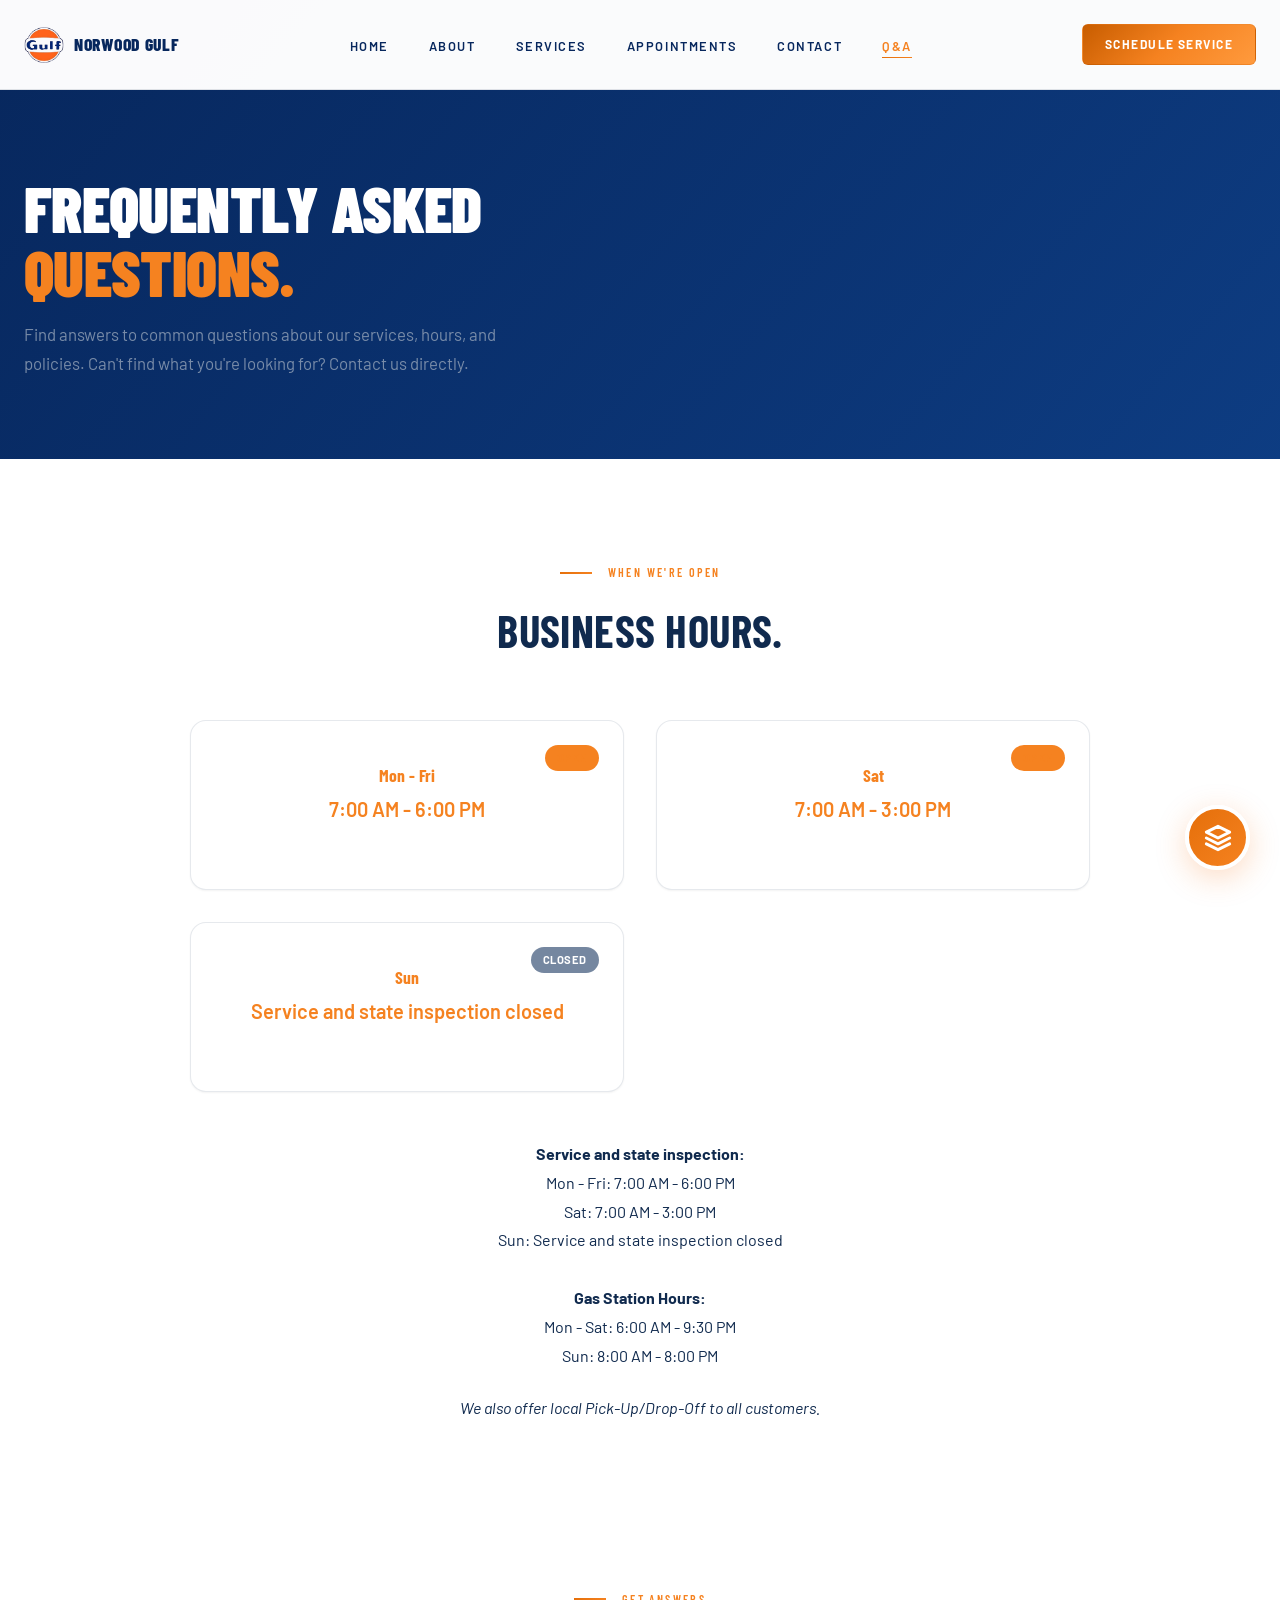
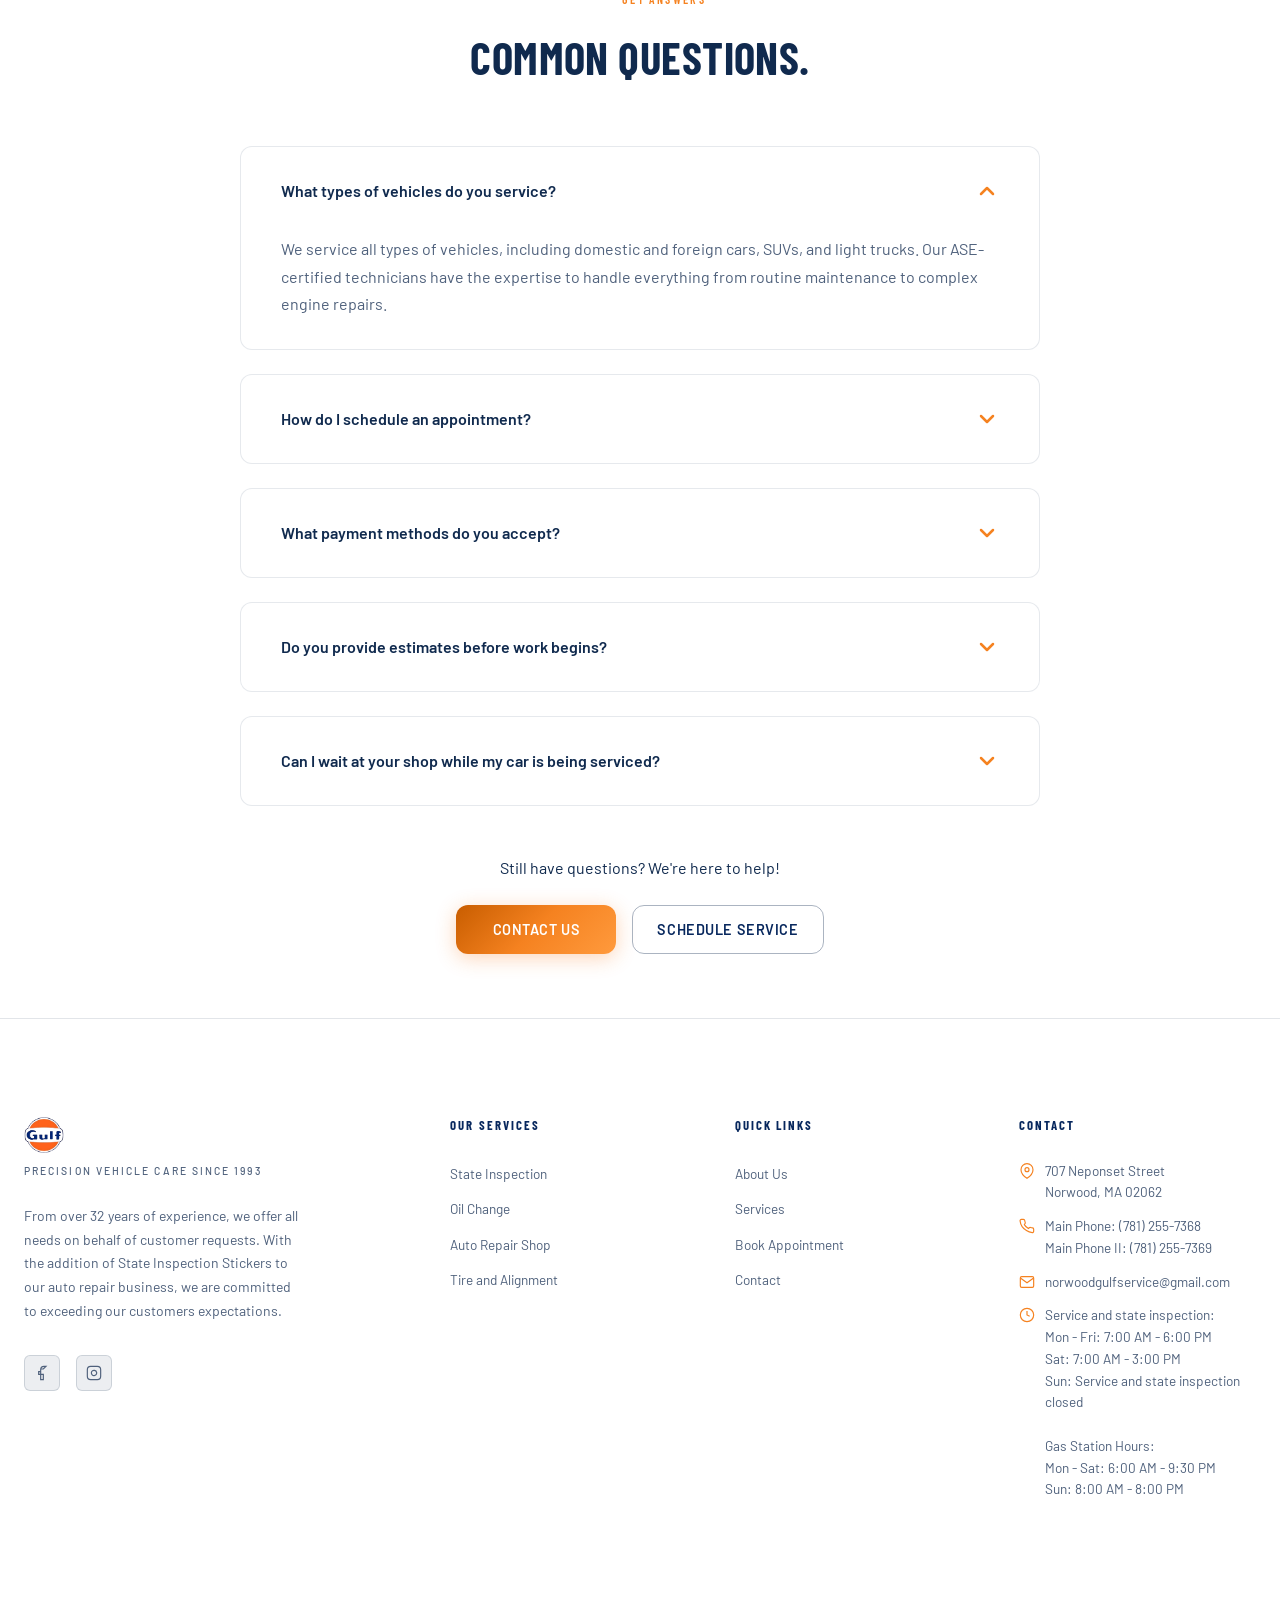
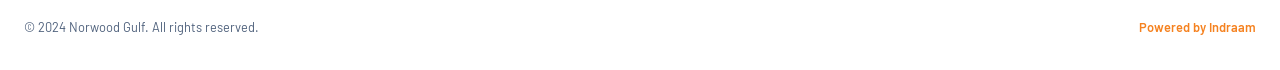
<file: qa.html>
<!DOCTYPE html>
<html lang="en">
<head>
  <meta charset="UTF-8" />
  <meta name="viewport" content="width=device-width, initial-scale=1.0" />
  <meta name="description" content="Frequently asked questions about Norwood Gulf auto repair in Norwood, MA, including business hours, services, pricing, and scheduling." />
  <title>Q&A — Frequently Asked Questions</title>
  <link rel="preconnect" href="https://fonts.googleapis.com" />
  <link rel="preconnect" href="https://fonts.gstatic.com" crossorigin />
  <link href="https://fonts.googleapis.com/css2?family=Barlow:ital,wght@0,300;0,400;0,500;0,600;0,700;0,800;0,900;1,300&family=Barlow+Condensed:wght@400;500;600;700;800;900&display=swap" rel="stylesheet" />
  <link rel="stylesheet" href="style.css" />
  <link rel="icon" href="data:,">
</head>
<body>

  <div class="scroll-progress" role="progressbar" aria-hidden="true"></div>
  <button class="back-to-top" aria-label="Back to top">
    <svg xmlns="http://www.w3.org/2000/svg" viewBox="0 0 24 24" fill="none" stroke="currentColor" stroke-width="2.5" stroke-linecap="round" stroke-linejoin="round"><polyline points="18 15 12 9 6 15"/></svg>
  </button>

  <nav class="navbar" role="navigation" aria-label="Main navigation">
    <div class="container">
      <div class="nav-inner">
        <a href="index.html" class="nav-logo">
          <img src="logo.jpeg" alt="Norwood Gulf Logo" style="height: 40px; width: auto;">
                  <span class="nav-logo-text">Norwood Gulf</span>
        </a>
        <ul class="nav-links">
          <li><a href="index.html"       class="nav-link">Home</a></li>
          <li><a href="about.html"       class="nav-link">About</a></li>
          <li><a href="services.html"    class="nav-link">Services</a></li>
          <li><a href="appointment.html" class="nav-link">Appointments</a></li>
          <li><a href="contact.html"     class="nav-link">Contact</a></li>
          <li><a href="qa.html"          class="nav-link active">Q&A</a></li>
        </ul>
        <a href="appointment.html" class="nav-cta">Schedule Service</a>
        <button class="nav-hamburger" aria-label="Toggle menu"><span></span><span></span><span></span></button>
      </div>
    </div>
  </nav>

  <div class="nav-overlay"></div>
  <nav class="nav-mobile" aria-label="Mobile navigation">
    <div class="nav-mobile-brand"><img src="logo.jpeg" alt="Norwood Gulf Logo"><span>Norwood Gulf</span></div>
    <a href="index.html"       class="nav-mobile-link">Home</a>
    <a href="about.html"       class="nav-mobile-link">About</a>
    <a href="services.html"    class="nav-mobile-link">Services</a>
    <a href="appointment.html" class="nav-mobile-link">Appointments</a>
    <a href="contact.html"     class="nav-mobile-link">Contact</a>
    <a href="qa.html"          class="nav-mobile-link active">Q&A</a>
    <div style="margin-top:auto;padding-top:32px;">
      <a href="appointment.html" class="btn btn-primary btn-lg" style="width:100%;justify-content:center;display:flex;">Schedule Service</a>
    </div>
  </nav>

  <main>

    <!-- PAGE HERO -->
    <header class="page-hero">
      <div class="container">
        <div class="page-hero-content">
          <h1 class="page-hero-title">Frequently Asked<br><span>Questions.</span></h1>
          <p class="page-hero-desc">Find answers to common questions about our services, hours, and policies. Can't find what you're looking for? Contact us directly.</p>
        </div>
      </div>
    </header>

    <!-- BUSINESS HOURS -->
    <section class="section" aria-labelledby="hours-heading">
      <div class="container">
        <div class="text-center" style="margin-bottom: 64px;">
          <div class="section-label flex-center reveal">
            <span class="subheading">When We're Open</span>
          </div>
          <h2 class="display-md text-navy reveal reveal-delay-1" id="hours-heading">Business Hours.</h2>
        </div>

        <div class="hours-grid reveal">
          <div class="hours-card">
            <div class="hours-days">
              <div class="hours-day">Mon - Fri</div>
              <div class="hours-time">7:00 AM - 6:00 PM</div>
            </div>
            <div class="hours-badge open">Open</div>
          </div>

          <div class="hours-card reveal reveal-delay-1">
            <div class="hours-days">
              <div class="hours-day">Sat</div>
              <div class="hours-time">7:00 AM - 3:00 PM</div>
            </div>
            <div class="hours-badge open">Open</div>
          </div>

          <div class="hours-card reveal reveal-delay-2">
            <div class="hours-days">
              <div class="hours-day">Sun</div>
              <div class="hours-time">Service and state inspection closed</div>
            </div>
            <div class="hours-badge closed">Closed</div>
          </div>
        </div>

        <div class="text-center" style="margin-top: 48px;">
          <p class="body-md text-muted-dark" style="max-width: 600px; margin: 0 auto; line-height: 1.8;">
            <strong>Service and state inspection:</strong><br>
            Mon - Fri: 7:00 AM - 6:00 PM<br>
            Sat: 7:00 AM - 3:00 PM<br>
            Sun: Service and state inspection closed<br><br>
            <strong>Gas Station Hours:</strong><br>
            Mon - Sat: 6:00 AM - 9:30 PM<br>
            Sun: 8:00 AM - 8:00 PM
          </p>
          <p class="body-md text-muted-dark" style="max-width: 600px; margin: 24px auto 0; font-style: italic;">
            We also offer local Pick-Up/Drop-Off to all customers.
          </p>
        </div>
      </div>
    </section>

    <!-- FAQ SECTION -->
    <section class="section-sm bg-white" aria-labelledby="faq-heading">
      <div class="container">
        <div class="text-center" style="margin-bottom: 64px;">
          <div class="section-label flex-center reveal">
            <span class="subheading">Get Answers</span>
          </div>
          <h2 class="display-md text-navy reveal reveal-delay-1" id="faq-heading">Common Questions.</h2>
        </div>

        <div class="faq-grid">

          <div class="faq-item reveal">
            <button class="faq-trigger">
              <span class="faq-question">What types of vehicles do you service?</span>
              <span class="faq-icon">
                <svg xmlns="http://www.w3.org/2000/svg" viewBox="0 0 24 24" fill="none" stroke="currentColor" stroke-width="2.5" stroke-linecap="round" stroke-linejoin="round"><polyline points="6 9 12 15 18 9"/></svg>
              </span>
            </button>
            <div class="faq-content">
              <div class="faq-body">
                <p>We service all types of vehicles, including domestic and foreign cars, SUVs, and light trucks. Our ASE-certified technicians have the expertise to handle everything from routine maintenance to complex engine repairs.</p>
              </div>
            </div>
          </div>

          <div class="faq-item reveal reveal-delay-2">
            <button class="faq-trigger">
              <span class="faq-question">How do I schedule an appointment?</span>
              <span class="faq-icon">
                <svg xmlns="http://www.w3.org/2000/svg" viewBox="0 0 24 24" fill="none" stroke="currentColor" stroke-width="2.5" stroke-linecap="round" stroke-linejoin="round"><polyline points="6 9 12 15 18 9"/></svg>
              </span>
            </button>
            <div class="faq-content">
              <div class="faq-body">
                <p>You can schedule an appointment online through our website, call us directly during business hours, or stop by our shop. We recommend scheduling in advance to ensure we can accommodate your preferred time, especially for complex repairs.</p>
              </div>
            </div>
          </div>

          <div class="faq-item reveal">
            <button class="faq-trigger">
              <span class="faq-question">What payment methods do you accept?</span>
              <span class="faq-icon">
                <svg xmlns="http://www.w3.org/2000/svg" viewBox="0 0 24 24" fill="none" stroke="currentColor" stroke-width="2.5" stroke-linecap="round" stroke-linejoin="round"><polyline points="6 9 12 15 18 9"/></svg>
              </span>
            </button>
            <div class="faq-content">
              <div class="faq-body">
                <p>We accept all major credit cards (Visa, Mastercard, American Express, Discover), debit cards, and cash. Payment is due upon completion of services.</p>
              </div>
            </div>
          </div>

          <div class="faq-item reveal reveal-delay-1">
            <button class="faq-trigger">
              <span class="faq-question">Do you provide estimates before work begins?</span>
              <span class="faq-icon">
                <svg xmlns="http://www.w3.org/2000/svg" viewBox="0 0 24 24" fill="none" stroke="currentColor" stroke-width="2.5" stroke-linecap="round" stroke-linejoin="round"><polyline points="6 9 12 15 18 9"/></svg>
              </span>
            </button>
            <div class="faq-content">
              <div class="faq-body">
                <p>Yes, we provide written estimates for all recommended repairs and services. We won't begin any work without your explicit approval, ensuring transparency and no surprises on your final bill.</p>
              </div>
            </div>
          </div>

          <div class="faq-item reveal reveal-delay-2">
            <button class="faq-trigger">
              <span class="faq-question">Can I wait at your shop while my car is being serviced?</span>
              <span class="faq-icon">
                <svg xmlns="http://www.w3.org/2000/svg" viewBox="0 0 24 24" fill="none" stroke="currentColor" stroke-width="2.5" stroke-linecap="round" stroke-linejoin="round"><polyline points="6 9 12 15 18 9"/></svg>
              </span>
            </button>
            <div class="faq-content">
              <div class="faq-body">
                <p>Yes, we have a comfortable waiting area where you can relax while your vehicle is being serviced. For longer repairs, we also offer a local pick-up and drop-off service for your convenience.</p>
              </div>
            </div>
          </div>

        </div>

        <div class="text-center" style="margin-top: 48px;">
          <p class="body-md text-muted-dark" style="margin-bottom: 24px;">
            Still have questions? We're here to help!
          </p>
          <div style="display: flex; gap: 16px; justify-content: center; flex-wrap: wrap;">
            <a href="contact.html" class="btn btn-primary">Contact Us</a>
            <a href="appointment.html" class="btn btn-outline">Schedule Service</a>
          </div>
        </div>

      </div>
    </section>

  </main>

  <!-- FOOTER -->
  <footer class="footer" role="contentinfo">
    <div class="container">
      <div class="footer-grid">
        <div>
          <img src="logo.jpeg" alt="Norwood Gulf Logo" style="height: 40px; width: auto; margin-bottom: var(--sp-1);">
          <div class="footer-brand-tagline">Precision Vehicle Care Since 1993</div>
          <p class="footer-brand-desc">From over 32 years of experience, we offer all needs on behalf of customer requests. With the addition of State Inspection Stickers to our auto repair business, we are committed to exceeding our customers expectations.</p>
          <div class="footer-socials">
            <a href="https://www.facebook.com/norwoodgulf" target="_blank" rel="noopener noreferrer" class="footer-social" aria-label="Facebook">
              <svg xmlns="http://www.w3.org/2000/svg" viewBox="0 0 24 24" fill="none" stroke="currentColor" stroke-width="1.75"><path d="M18 2h-3a5 5 0 0 0-5 5v3H7v4h3v8h4v-8h-4V7a1 1 0 0 1 1-1h3z"/></svg>
            </a>
            <a href="#" class="footer-social" aria-label="Instagram">
              <svg xmlns="http://www.w3.org/2000/svg" viewBox="0 0 24 24" fill="none" stroke="currentColor" stroke-width="1.75"><rect x="2" y="2" width="20" height="20" rx="5" ry="5"/><path d="M16 11.37A4 4 0 1 1 12.63 8 4 4 0 0 1 16 11.37z"/><line x1="17.5" y1="6.5" x2="17.51" y2="6.5"/></svg>
            </a>
          </div>
        </div>
        <div>
          <h3 class="footer-col-title">Our Services</h3>
          <ul class="footer-links">
            <li><a href="state-inspection.html" class="footer-link">State Inspection</a></li>
            <li><a href="oil-change.html" class="footer-link">Oil Change</a></li>
            <li><a href="auto-repair-shop.html" class="footer-link">Auto Repair Shop</a></li>
            <li><a href="tire-alignment.html" class="footer-link">Tire and Alignment</a></li>
          </ul>
        </div>

        <div>
          <h3 class="footer-col-title">Quick Links</h3>
          <ul class="footer-links">
            <li><a href="about.html" class="footer-link">About Us</a></li>
            <li><a href="services.html" class="footer-link">Services</a></li>
            <li><a href="appointment.html" class="footer-link">Book Appointment</a></li>
            <li><a href="contact.html" class="footer-link">Contact</a></li>
          </ul>
        </div>
        <div>
          <h3 class="footer-col-title">Contact</h3>
          <div class="footer-contact-item"><svg class="footer-contact-icon" xmlns="http://www.w3.org/2000/svg" viewBox="0 0 24 24" fill="none" stroke="currentColor" stroke-width="1.75"><path d="M21 10c0 7-9 13-9 13S3 17 3 10a9 9 0 0 1 18 0z"/><circle cx="12" cy="10" r="3"/></svg><span>707 Neponset Street<br>Norwood, MA 02062</span></div>
          <div class="footer-contact-item"><svg class="footer-contact-icon" xmlns="http://www.w3.org/2000/svg" viewBox="0 0 24 24" fill="none" stroke="currentColor" stroke-width="1.75"><path d="M22 16.92v3a2 2 0 0 1-2.18 2 19.79 19.79 0 0 1-8.63-3.07A19.5 19.5 0 0 1 4.69 13a19.79 19.79 0 0 1-3.07-8.67A2 2 0 0 1 3.6 2h3a2 2 0 0 1 2 1.72c.127.96.361 1.903.7 2.81a2 2 0 0 1-.45 2.11L8.09 9.91a16 16 0 0 0 6 6l1.27-1.27a2 2 0 0 1 2.11-.45c.907.339 1.85.573 2.81.7A2 2 0 0 1 22 16.92z"/></svg><span>Main Phone: <a href="tel:+17812557368">(781) 255-7368</a><br>Main Phone II: <a href="tel:+17812557369">(781) 255-7369</a></span></div>
          <div class="footer-contact-item"><svg class="footer-contact-icon" xmlns="http://www.w3.org/2000/svg" viewBox="0 0 24 24" fill="none" stroke="currentColor" stroke-width="1.75"><path d="M4 4h16c1.1 0 2 .9 2 2v12c0 1.1-.9 2-2 2H4c-1.1 0-2-.9-2-2V6c0-1.1.9-2 2-2z"/><polyline points="22,6 12,13 2,6"/></svg><span><a href="mailto:norwoodgulfservice@gmail.com">norwoodgulfservice@gmail.com</a></span></div>
          <div class="footer-contact-item">
            <svg class="footer-contact-icon" xmlns="http://www.w3.org/2000/svg" viewBox="0 0 24 24" fill="none" stroke="currentColor" stroke-width="1.75"><circle cx="12" cy="12" r="10"/><polyline points="12 6 12 12 16 14"/></svg>
            <span>Service and state inspection:<br>Mon - Fri: 7:00 AM - 6:00 PM<br>Sat: 7:00 AM - 3:00 PM<br>Sun: Service and state inspection closed<br><br>Gas Station Hours:<br>Mon - Sat: 6:00 AM - 9:30 PM<br>Sun: 8:00 AM - 8:00 PM</span>
          </div>
        </div>
      </div>

      <div class="footer-bottom">
        <div class="footer-copy">
          &copy; 2024 Norwood Gulf. All rights reserved.
        </div>
        <div class="footer-legal"><a href="https://indraam.com" target="_blank" rel="noopener noreferrer">Powered by Indraam</a></div>
      </div>
    </div>
  </footer>

  <!-- NVIDIA Chatbot -->
  <div class="nvidia-chatbot" id="nvidia-chatbot" aria-label="AI Assistant">
    <svg xmlns="http://www.w3.org/2000/svg" viewBox="0 0 24 24" fill="none" stroke="currentColor" stroke-width="2" stroke-linecap="round" stroke-linejoin="round">
      <path d="M12 2L2 7l10 5 10-5-10-5zM2 17l10 5 10-5M2 12l10 5 10-5"/>
    </svg>
  </div>

  <!-- NVIDIA Chat Window -->
  <div class="nvidia-chat-window" id="nvidia-chat-window">
    <div class="nvidia-chat-header">
      <div class="nvidia-chat-title">AI Assistant</div>
      <button class="nvidia-chat-close" id="nvidia-chat-close" aria-label="Close chat">
        <svg xmlns="http://www.w3.org/2000/svg" viewBox="0 0 24 24" fill="none" stroke="currentColor" stroke-width="2" stroke-linecap="round" stroke-linejoin="round">
          <line x1="18" y1="6" x2="6" y2="18"/>
          <line x1="6" y1="6" x2="18" y2="6"/>
        </svg>
      </button>
    </div>
    <div class="nvidia-chat-messages" id="nvidia-chat-messages">
      <!-- Chat logic will insert messages here -->
    </div>
    <div class="nvidia-chat-input">
      <input type="text" id="nvidia-chat-input" placeholder="Type your message..." aria-label="Chat input">
      <button id="nvidia-chat-send" aria-label="Send message">Send</button>
    </div>
  </div>

  <script src="main.js"></script>
</body>
</html>
</file>
<file: style.css>
/* =====================================================
   NORWOOD GULF — MASTER STYLESHEET
   Premium Auto Care | Modern Red Theme | Advanced Animations
   ===================================================== */

/* =====================================================
   1. GOOGLE FONTS & IMPORTS
   ===================================================== */
@import url('https://fonts.googleapis.com/css2?family=Barlow:ital,wght@0,300;0,400;0,500;0,600;0,700;0,800;0,900;1,300&family=Barlow+Condensed:wght@400;500;600;700;800;900&display=swap');

/* =====================================================
   2. CSS CUSTOM PROPERTIES - Refined Color Palette
   ===================================================== */
:root {
  /* Primary Colors - Gulf-inspired Orange & Navy */
  --primary-orange:     #F58220;
  --primary-orange-500: #F58220;
  --primary-orange-600: #E56F0A;
  --primary-orange-700: #C85D00;
  --primary-orange-400: #FF9A3D;
  --primary-orange-300: #FFC07A;
  --primary-orange-100: #FFE7CC;
  --primary-orange-50:  #FFF5E9;
  
  /* Blue Colors */
  --primary-blue:       #0D3B80;
  --primary-blue-900:   #07275D;
  --primary-blue-800:   #0A3372;
  --primary-blue-700:   #134B96;
  --primary-blue-600:   #1C5DB5;
  --primary-blue-500:   #2A72CE;
  --primary-blue-400:   #4C92E3;
  --primary-blue-300:   #88B8ED;
  --primary-blue-100:   #DBE8FA;
  --primary-blue-50:    #F0F5FD;

  /* Neutral Colors */
  --gray-900:     #111827;
  --gray-800:     #1F2937;
  --gray-700:     #374151;
  --gray-600:     #4B5563;
  --gray-500:     #6B7280;
  --gray-400:     #9CA3AF;
  --gray-300:     #D1D5DB;
  --gray-200:     #E5E7EB;
  --gray-100:     #F3F4F6;
  --gray-50:      #F9FAFB;
  
  /* Semantic Colors */
  --color-primary:    var(--primary-orange);
  --color-secondary:  var(--primary-blue);
  --color-accent:     var(--primary-orange-400);
  --color-dark:       #102A4E;
  --color-light:      var(--gray-50);
  --color-white:      #FFFFFF;
  --color-muted:      #5D6F88;
  
  /* Gradients - Orange & Blue */
  --gradient-primary: linear-gradient(135deg, var(--primary-orange-600) 0%, var(--primary-orange-500) 100%);
  --gradient-hero:    linear-gradient(108deg, rgba(7,39,93,0.9) 0%, rgba(13,59,128,0.78) 42%, rgba(13,59,128,0.16) 100%);
  --gradient-orange:  linear-gradient(135deg, var(--primary-orange-700) 0%, var(--primary-orange-500) 50%, var(--primary-orange-400) 100%);
  --gradient-blue:    linear-gradient(135deg, var(--primary-blue-900) 0%, var(--primary-blue-700) 55%, var(--primary-blue-500) 100%);
  --gradient-shine:   linear-gradient(135deg, rgba(249,115,22,0.08) 0%, transparent 50%);
  --gradient-card:    linear-gradient(180deg, #FFFFFF 0%, #F6F9FF 100%);
  
  /* Typography */
  --font-display: 'Barlow Condensed', sans-serif;
  --font-body:    'Barlow', sans-serif;

  /* Spacing (8px system) */
  --sp-1:  8px;   --sp-2:  16px;  --sp-3:  24px;  --sp-4:  32px;
  --sp-5:  40px;  --sp-6:  48px;  --sp-8:  64px;  --sp-10: 80px;
  --sp-12: 96px;  --sp-16: 128px; --sp-20: 160px;

  /* Layout */
  --max-width: 1280px;
  --radius-sm: 6px;   --radius-md: 12px;  --radius-lg: 16px;
  --radius-xl: 24px;  --radius-full: 9999px;

  /* Enhanced Shadows - Orange/Blue Theme */
  --shadow-sm:   0 1px 2px 0 rgba(0,0,0,0.05);
  --shadow-md:   0 4px 6px -1px rgba(0,0,0,0.1), 0 2px 4px -2px rgba(0,0,0,0.1);
  --shadow-lg:   0 10px 15px -3px rgba(0,0,0,0.1), 0 4px 6px -4px rgba(0,0,0,0.1);
  --shadow-xl:   0 20px 25px -5px rgba(0,0,0,0.1), 0 8px 10px -6px rgba(0,0,0,0.1);
  --shadow-glow-orange: 0 0 20px rgba(249,115,22,0.3);
  --shadow-glow-blue: 0 0 20px rgba(37,99,235,0.3);
  --shadow-orange:  0 8px 30px rgba(249,115,22,0.25);
  --shadow-blue:  0 8px 30px rgba(37,99,235,0.25);
  --shadow-glow: 0 0 22px rgba(245,130,32,0.45);

  /* Compatibility tokens used throughout file */
  --white-pure: #FFFFFF;
  --white: #FFFFFF;
  --gold: var(--primary-orange);
  --muted: #7587A0;
  --muted-dark: #4F617C;
  --charcoal: #102A4E;
  --charcoal-mid: #183A69;
  --border: rgba(16,42,78,0.18);
  --border-soft: rgba(16,42,78,0.1);
  --card-shine: linear-gradient(135deg, rgba(245,130,32,0.13) 0%, rgba(245,130,32,0.03) 45%, transparent 70%);
  --red-primary: var(--primary-orange-600);
  --primary-300: var(--primary-orange-300);
  --primary-400: var(--primary-orange-400);
  --primary-600: var(--primary-orange-600);
  
  /* Animation Timing */
  --ease-fast:    150ms cubic-bezier(0.4, 0, 0.2, 1);
  --ease:         300ms cubic-bezier(0.4, 0, 0.2, 1);
  --ease-slow:    500ms cubic-bezier(0.4, 0, 0.2, 1);
  --ease-spring:  600ms cubic-bezier(0.34, 1.56, 0.64, 1);
  --ease-out:     400ms cubic-bezier(0, 0, 0.2, 1);
}

/* =====================================================
   3. RESET & BASE
   ===================================================== */
*, *::before, *::after {
  box-sizing: border-box;
  margin: 0;
  padding: 0;
}

html {
  scroll-behavior: smooth;
  font-size: 16px;
  -webkit-text-size-adjust: 100%;
}

body {
  font-family: var(--font-body);
  font-size: 16px;
  line-height: 1.6;
  font-weight: 400;
  color: var(--color-dark);
  background-color: #F4F7FC;
  overflow-x: hidden;
  -webkit-font-smoothing: antialiased;
  -moz-osx-font-smoothing: grayscale;
}

/* Selection styling */
::selection {
  background: var(--primary-300);
  color: var(--gray-900);
}

/* Scrollbar styling */
::-webkit-scrollbar {
  width: 8px;
  height: 8px;
}

::-webkit-scrollbar-track {
  background: var(--gray-100);
}

::-webkit-scrollbar-thumb {
  background: var(--primary-400);
  border-radius: var(--radius-full);
}

::-webkit-scrollbar-thumb:hover {
  background: var(--primary-600);
}

img {
  max-width: 100%;
  height: auto;
  display: block;
}

a {
  color: inherit;
  text-decoration: none;
}

ul, ol {
  list-style: none;
}

button, input, textarea, select {
  font-family: inherit;
  font-size: inherit;
}

/* =====================================================
   4. UTILITY CLASSES
   ===================================================== */
.container {
  max-width: var(--max-width);
  margin: 0 auto;
  padding: 0 var(--sp-3);
}

.section {
  padding: var(--sp-16) 0;
}

.section-sm {
  padding: var(--sp-10) 0;
}

.text-primary { color: var(--color-primary); }
.text-secondary { color: var(--color-secondary); }
.text-accent { color: var(--color-accent); }
.text-dark { color: var(--color-dark); }
.text-light { color: var(--color-light); }
.text-white { color: var(--color-white); }
.text-muted { color: var(--color-muted); }
.text-center { text-align: center; }
.text-left { text-align: left; }

.bg-primary { background-color: var(--color-primary); }
.bg-dark { background-color: var(--color-dark); }
.bg-light { background-color: var(--color-light); }
.bg-white { background-color: var(--color-white); }

.flex         { display: flex; }
.flex-center  { display: flex; align-items: center; justify-content: center; }
.flex-between { display: flex; align-items: center; justify-content: space-between; }
.flex-col     { display: flex; flex-direction: column; }
.gap-1 { gap: var(--sp-1); }
.gap-2 { gap: var(--sp-2); }
.gap-3 { gap: var(--sp-3); }
.gap-4 { gap: var(--sp-4); }

.grid-2 { display: grid; grid-template-columns: repeat(2, 1fr); gap: var(--sp-4); }
.grid-3 { display: grid; grid-template-columns: repeat(3, 1fr); gap: var(--sp-4); }
.grid-4 { display: grid; grid-template-columns: repeat(4, 1fr); gap: var(--sp-4); }

/* =====================================================
   5. TYPOGRAPHY SYSTEM
   ===================================================== */
.display-xl {
  font-family: var(--font-display);
  font-size: clamp(3rem, 7vw, 6rem);
  font-weight: 900;
  line-height: 0.95;
  letter-spacing: -0.01em;
  text-transform: uppercase;
}

.display-lg {
  font-family: var(--font-display);
  font-size: clamp(2.5rem, 5vw, 4.5rem);
  font-weight: 800;
  line-height: 1;
  letter-spacing: -0.01em;
  text-transform: uppercase;
}

.display-md {
  font-family: var(--font-display);
  font-size: clamp(1.8rem, 3.5vw, 3rem);
  font-weight: 700;
  line-height: 1.1;
  letter-spacing: 0.01em;
  text-transform: uppercase;
}

.heading {
  font-family: var(--font-display);
  font-size: clamp(1.4rem, 2.5vw, 2rem);
  font-weight: 700;
  line-height: 1.2;
  text-transform: uppercase;
  letter-spacing: 0.02em;
}

.subheading {
  font-family: var(--font-display);
  font-size: 0.75rem;
  font-weight: 600;
  letter-spacing: 0.2em;
  text-transform: uppercase;
  color: var(--color-primary);
}

.body-lg {
  font-size: 1.125rem;
  line-height: 1.75;
  font-weight: 300;
}

.body-md {
  font-size: 1rem;
  line-height: 1.7;
}

.body-sm {
  font-size: 0.875rem;
  line-height: 1.6;
}

/* Section Label Pattern */
.section-label {
  display: inline-flex;
  align-items: center;
  gap: var(--sp-2);
  margin-bottom: var(--sp-3);
}

.section-label::before {
  content: '';
  display: block;
  width: 32px;
  height: 2px;
  background: var(--gradient-primary);
}

/* Animation for Section Label */
@keyframes slide-in-left {
  from {
    opacity: 0;
    transform: translateX(-30px);
  }
  to {
    opacity: 1;
    transform: translateX(0);
  }
}

/* =====================================================
   6. SCROLL PROGRESS INDICATOR
   ===================================================== */
.scroll-progress {
  position: fixed;
  top: 0;
  left: 0;
  height: 3px;
  background: var(--gradient-primary);
  z-index: 9999;
  width: 0%;
  transition: width 100ms linear;
  box-shadow: 0 0 10px rgba(249,115,22,0.6);
}

/* =====================================================
   7. NAVIGATION
   ===================================================== */
.navbar {
  position: fixed;
  top: 0;
  left: 0;
  right: 0;
  z-index: 1000;
  padding: var(--sp-3) 0;
  transition: background var(--ease), padding var(--ease);
  background: rgba(255,255,255,0.98);
  border-bottom: 1px solid rgba(16,42,78,0.12);
}

.navbar.scrolled {
  background: rgba(255,255,255,0.99);
  padding: var(--sp-2) 0;
  border-bottom: 1px solid rgba(16,42,78,0.14);
  box-shadow: 0 10px 32px rgba(7,39,93,0.12);
}

.nav-inner {
  display: flex;
  align-items: center;
  justify-content: space-between;
}

.nav-logo {
  display: flex;
  align-items: center;
  gap: 10px;
}

.nav-logo-text {
  font-family: var(--font-display);
  font-size: 1.1rem;
  font-weight: 800;
  letter-spacing: 0.04em;
  text-transform: uppercase;
  color: var(--primary-blue-900);
  line-height: 1;
}

.nav-logo .logo-mark {
  font-family: var(--font-display);
  font-size: 1.5rem;
  font-weight: 900;
  letter-spacing: 0.04em;
  text-transform: uppercase;
  color: var(--color-dark);
  line-height: 1;
}

.nav-logo .logo-mark span {
  color: var(--color-primary);
}

.nav-logo .logo-sub {
  font-family: var(--font-body);
  font-size: 0.6rem;
  font-weight: 500;
  letter-spacing: 0.25em;
  text-transform: uppercase;
  color: var(--color-muted);
}

.nav-links {
  display: flex;
  align-items: center;
  gap: var(--sp-5);
}

.nav-link {
  font-family: var(--font-body);
  font-size: 0.8rem;
  font-weight: 600;
  letter-spacing: 0.12em;
  text-transform: uppercase;
  color: var(--primary-blue-900);
  transition: color var(--ease);
  position: relative;
}

.nav-link::after {
  content: '';
  position: absolute;
  bottom: -4px;
  left: 0;
  width: 0;
  height: 1px;
  background: var(--gradient-primary);
  transition: width var(--ease);
}

.nav-link:hover {
  color: var(--primary-orange);
}

.nav-link.active {
  color: var(--color-primary);
}

.nav-link:hover::after,
.nav-link.active::after {
  width: 100%;
}

.nav-cta {
  font-family: var(--font-body);
  font-size: 0.75rem;
  font-weight: 700;
  letter-spacing: 0.12em;
  text-transform: uppercase;
  color: var(--white-pure);
  background: var(--gradient-orange);
  border: 1px solid rgba(200, 93, 0, 0.22);
  padding: 10px 22px;
  border-radius: var(--radius-sm);
  transition: transform var(--ease), box-shadow var(--ease);
}

.nav-cta:hover {
  transform: translateY(-2px);
  box-shadow: 0 10px 24px rgba(245,130,32,0.35);
}

/* Hamburger */
.nav-hamburger {
  display: none;
  flex-direction: column;
  gap: 5px;
  cursor: pointer;
  padding: 8px;
  background: none;
  border: none;
  outline: none;
}

.nav-hamburger span {
  display: block;
  width: 22px;
  height: 2px;
  background: var(--color-dark);
  border-radius: 2px;
  transition: all var(--ease);
}

.nav-hamburger.open span:nth-child(1) { transform: translateY(7px) rotate(45deg); }
.nav-hamburger.open span:nth-child(2) { opacity: 0; transform: scaleX(0); }
.nav-hamburger.open span:nth-child(3) { transform: translateY(-7px) rotate(-45deg); }

/* Mobile Menu */
.nav-mobile {
  display: none;
  position: fixed;
  top: 0;
  right: -100%;
  width: min(320px, 100vw);
  height: 100vh;
  background: var(--primary-blue);
  border-left: 1px solid var(--border);
  z-index: 999;
  padding: var(--sp-10) var(--sp-4) var(--sp-6);
  flex-direction: column;
  gap: var(--sp-1);
  transition: right var(--ease-slow);
  box-shadow: -20px 0 60px rgba(0,0,0,0.5);
  display: flex;
  align-items: flex-start;
  justify-content: flex-start;
}

.nav-mobile.open {
  right: 0;
}

.nav-mobile-brand {
  display: flex;
  align-items: center;
  gap: 10px;
  font-family: var(--font-display);
  font-size: 1.15rem;
  font-weight: 800;
  color: var(--white-pure);
  text-transform: uppercase;
  letter-spacing: 0.08em;
  margin-bottom: var(--sp-4);
  padding-bottom: var(--sp-4);
  border-bottom: 1px solid rgba(255,255,255,0.15);
}

.nav-mobile-brand img {
  height: 34px;
  width: auto;
  flex-shrink: 0;
}

.nav-mobile-brand span {
  line-height: 1;
}

.nav-mobile-link {
  font-family: var(--font-display);
  font-size: 1.5rem;
  font-weight: 700;
  text-transform: uppercase;
  letter-spacing: 0.05em;
  color: rgba(248, 250, 252, 0.7);
  padding: var(--sp-2) 0;
  border-bottom: 1px solid var(--border-soft);
  transition: color var(--ease), padding-left var(--ease);
}

.nav-mobile-link:hover {
  color: var(--color-primary);
  padding-left: var(--sp-2);
}

.nav-overlay {
  display: none;
  position: fixed;
  inset: 0;
  background: rgba(0,0,0,0.3);
  z-index: 998;
}

.nav-overlay.open { display: block; }

/* =====================================================
   8. BUTTONS
   ===================================================== */
.btn {
  display: inline-flex;
  align-items: center;
  justify-content: center;
  gap: 8px;
  font-family: var(--font-body);
  font-size: 0.9rem;
  font-weight: 600;
  letter-spacing: 0.04em;
  text-transform: uppercase;
  border-radius: var(--radius-md);
  cursor: pointer;
  text-decoration: none;
  transition: all var(--ease);
  border: none;
  position: relative;
  overflow: hidden;
  min-width: 160px;
  padding: 12px 24px;
}

.btn::before {
  content: '';
  position: absolute;
  inset: 0;
  background: rgba(255,255,255,0.1);
  opacity: 0;
  transition: opacity var(--ease);
}

.btn:hover::before { opacity: 1; }

.btn-primary {
  background: var(--gradient-orange);
  color: var(--white-pure);
  box-shadow: 0 4px 20px rgba(249,115,22,0.3);
}

.btn-primary:hover {
  transform: translateY(-3px);
  box-shadow: var(--shadow-orange);
}

.btn-primary:active { transform: translateY(-1px); }

.btn-outline {
  background: transparent;
  color: var(--primary-blue-900);
  border: 1.5px solid rgba(16,42,78,0.35);
}

.btn-outline:hover {
  border-color: var(--primary-orange);
  color: var(--primary-orange);
  transform: translateY(-3px);
  box-shadow: 0 8px 24px rgba(16,42,78,0.12);
}

.hero .btn-outline,
.cta-section .btn-outline {
  color: var(--white-pure);
  border-color: rgba(255,255,255,0.6);
}

.hero .btn-outline:hover,
.cta-section .btn-outline:hover {
  color: var(--white-pure);
  border-color: rgba(255,255,255,0.9);
  box-shadow: 0 8px 28px rgba(7,39,93,0.28);
}

.btn-dark {
  background: var(--charcoal);
  color: var(--white-pure);
  border: 1px solid var(--border-soft);
}

.btn-dark:hover {
  background: var(--charcoal-mid);
  transform: translateY(-2px);
}

.btn-lg {
  padding: 16px 40px;
  font-size: 0.85rem;
}

.btn-sm {
  padding: 10px 22px;
  font-size: 0.75rem;
}

/* Glow button variant */
.btn-glow {
  background: var(--gradient-primary);
  color: var(--white-pure);
}

.btn-glow:hover {
  transform: translateY(-3px);
  box-shadow: var(--shadow-glow);
  animation: glow-pulse 1.5s ease infinite;
}

@keyframes glow-pulse {
  0%, 100% { box-shadow: 0 0 20px rgba(200,167,78,0.4); }
  50%       { box-shadow: 0 0 50px rgba(200,167,78,0.7); }
}

/* =====================================================
   9. HERO SECTION
   ===================================================== */
.hero {
  position: relative;
  min-height: 100vh;
  display: flex;
  align-items: flex-start;
  overflow: hidden;
  background: var(--primary-blue-900);
  padding-top: 120px;
}

/* Main content sections with white background */
.section {
  padding: var(--sp-12) 0;
  background-color: var(--color-white);
  position: relative;
}

.section-sm {
  padding: var(--sp-8) 0;
  background-color: var(--color-white);
}

.hero-bg {
  position: absolute;
  inset: 0;
  background-image: var(--gradient-hero), url('herobg.jpeg');
  background-size: cover;
  background-position: center;
  background-repeat: no-repeat;
}

@keyframes hero-zoom {
  from { transform: scale(1.05); }
  to   { transform: scale(1.12); }
}

/* Decorative lines */
.hero-lines {
  position: absolute;
  inset: 0;
  overflow: hidden;
  pointer-events: none;
}

.hero-lines::before {
  content: '';
  position: absolute;
  top: 20%;
  right: -10%;
  width: 600px;
  height: 600px;
  border: 1px solid rgba(255,255,255,0.12);
  border-radius: 50%;
  animation: rotate-slow 40s linear infinite;
}

.hero-lines::after {
  content: '';
  position: absolute;
  top: 30%;
  right: 0%;
  width: 400px;
  height: 400px;
  border: 1px solid rgba(255,154,61,0.24);
  border-radius: 50%;
  animation: rotate-slow 30s linear infinite reverse;
}

@keyframes rotate-slow {
  from { transform: rotate(0deg); }
  to   { transform: rotate(360deg); }
}

.hero-content {
  position: relative;
  z-index: 2;
  max-width: 780px;
  padding: var(--sp-2) 0;
}

.hero-badge {
  display: inline-flex;
  align-items: center;
  gap: 10px;
  background: rgba(255,255,255,0.12);
  border: 1px solid rgba(255,255,255,0.28);
  border-radius: 100px;
  padding: 10px 20px;
  margin-bottom: var(--sp-2);
  animation: fade-up 0.8s ease forwards;
  opacity: 0;
  max-width: 100%;
  flex-wrap: wrap;
}

.hero-badge span {
  font-size: 0.75rem;
  font-weight: 600;
  letter-spacing: 0.1em;
  text-transform: uppercase;
  color: rgba(255,255,255,0.94);
  white-space: nowrap;
}

.hero-badge-dot {
  width: 6px;
  height: 6px;
  background: var(--color-primary);
  border-radius: 50%;
  animation: pulse 2s ease infinite;
}

@keyframes pulse {
  0%, 100% { opacity: 1; transform: scale(1); }
  50%       { opacity: 0.5; transform: scale(1.5); }
}

.hero-title {
  font-family: var(--font-display);
  font-size: clamp(2.8rem, 6vw, 4.8rem);
  font-weight: 900;
  line-height: 1.2;
  letter-spacing: -0.01em;
  text-transform: uppercase;
  color: var(--white-pure);
  margin-bottom: var(--sp-2);
  animation: fade-up 0.8s 0.15s ease forwards;
  opacity: 0;
}

.hero-title em {
  font-style: normal;
  color: var(--color-primary);
  display: block;
  margin-top: var(--sp-2);
  line-height: 1.3;
}

.hero-desc {
  font-size: 1.1rem;
  line-height: 1.6;
  font-weight: 400;
  color: rgba(236,244,255,0.88);
  max-width: 580px;
  margin-bottom: var(--sp-3);
  animation: fade-up 0.8s 0.3s ease forwards;
  opacity: 0;
}

.hero-actions {
  display: flex;
  gap: var(--sp-4);
  flex-wrap: wrap;
  animation: fade-up 0.8s 0.45s ease forwards;
  opacity: 0;
  align-items: center;
  margin-top: var(--sp-2);
  margin-bottom: var(--sp-2);
}

.hero-stats {
  position: relative;
  z-index: 2;
  margin-top: var(--sp-3);
  margin-bottom: var(--sp-3);
}

.hero-stats-inner {
  display: flex;
  gap: var(--sp-4);
  align-items: stretch;
  animation: fade-up 0.8s 0.6s ease forwards;
  opacity: 0;
  flex-wrap: nowrap;
  justify-content: flex-start;
}

.hero-stat {
  display: flex;
  flex-direction: column;
  gap: 4px;
  min-width: 100px;
}

.hero-stat-num {
  font-family: var(--font-display);
  font-size: 1.5rem;
  font-weight: 800;
  color: var(--white-pure);
  line-height: 1.2;
  white-space: nowrap;
}

.hero-stat-num span {
  color: var(--color-primary);
}

.hero-stat-label {
  font-size: 0.65rem;
  font-weight: 500;
  letter-spacing: 0.1em;
  text-transform: uppercase;
  color: rgba(224,233,247,0.82);
  line-height: 1.3;
  white-space: nowrap;
}

.hero-stat-divider {
  width: 1px;
  height: 40px;
  background: rgba(255,255,255,0.25);
}

/* Scroll indicator */
.hero-scroll {
  position: absolute;
  bottom: var(--sp-6);
  right: var(--sp-3);
  z-index: 2;
  display: flex;
  flex-direction: column;
  align-items: center;
  gap: var(--sp-1);
  animation: fade-up 0.8s 0.8s ease forwards;
  opacity: 0;
}

.hero-scroll span {
  font-size: 0.65rem;
  letter-spacing: 0.2em;
  text-transform: uppercase;
  color: rgba(236,244,255,0.82);
  writing-mode: vertical-rl;
}

.hero-scroll-line {
  width: 1px;
  height: 60px;
  background: linear-gradient(to bottom, var(--color-primary), transparent);
  animation: scroll-line 2s ease infinite;
}

@keyframes scroll-line {
  0%   { transform: scaleY(0); transform-origin: top; }
  50%  { transform: scaleY(1); transform-origin: top; }
  51%  { transform: scaleY(1); transform-origin: bottom; }
  100% { transform: scaleY(0); transform-origin: bottom; }
}

/* =====================================================
   10. SERVICE CARDS
   ===================================================== */
.services-grid {
  display: grid;
  grid-template-columns: repeat(3, 1fr);
  gap: var(--sp-3);
}

.service-card {
  position: relative;
  background: var(--white-pure);
  border-radius: var(--radius-lg);
  padding: var(--sp-5) var(--sp-4);
  border: 1px solid rgba(30,41,59,0.06);
  box-shadow: var(--shadow-sm);
  overflow: hidden;
  transition: transform var(--ease), box-shadow var(--ease), border-color var(--ease);
  cursor: default;
}

.service-card::before {
  content: '';
  position: absolute;
  top: 0;
  left: 0;
  right: 0;
  height: 3px;
  background: var(--gradient-primary);
  transform: scaleX(0);
  transform-origin: left;
  transition: transform var(--ease);
}

.service-card::after {
  content: '';
  position: absolute;
  inset: 0;
  background: var(--card-shine);
  opacity: 0;
  transition: opacity var(--ease);
}

.service-card:hover {
  transform: translateY(-8px);
  box-shadow: var(--shadow-lg);
  border-color: rgba(249,115,22,0.3);
}

.service-card:hover::before { transform: scaleX(1); }
.service-card:hover::after  { opacity: 1; }

.service-icon {
  width: 56px;
  height: 56px;
  background: linear-gradient(135deg, rgba(249,115,22,0.1) 0%, rgba(249,115,22,0.05) 100%);
  border-radius: var(--radius-md);
  display: flex;
  align-items: center;
  justify-content: center;
  margin-bottom: var(--sp-3);
  border: 1px solid rgba(220,20,60,0.2);
  transition: background var(--ease), border-color var(--ease);
  position: relative;
  z-index: 1;
}

.service-card:hover .service-icon {
  background: linear-gradient(135deg, rgba(249,115,22,0.2) 0%, rgba(249,115,22,0.08) 100%);
  border-color: rgba(249,115,22,0.4);
}

.service-icon svg {
  width: 26px;
  height: 26px;
  color: var(--color-primary);
}

.service-card-title {
  font-family: var(--font-display);
  font-size: 1.15rem;
  font-weight: 700;
  text-transform: uppercase;
  letter-spacing: 0.04em;
  color: var(--primary-blue-900);
  margin-bottom: var(--sp-1);
  position: relative;
  z-index: 1;
}

.service-card-desc {
  font-size: 0.875rem;
  line-height: 1.65;
  color: var(--muted-dark);
  position: relative;
  z-index: 1;
}

.service-card-link {
  display: inline-flex;
  align-items: center;
  gap: 6px;
  margin-top: var(--sp-3);
  font-size: 0.75rem;
  font-weight: 700;
  letter-spacing: 0.1em;
  text-transform: uppercase;
  color: var(--color-primary);
  transition: gap var(--ease);
  position: relative;
  z-index: 1;
}

.service-card-link:hover { gap: 10px; }

/* Gulf-style services cards (services page) */
.services-gulf-grid {
  grid-template-columns: repeat(4, minmax(0, 1fr));
  gap: var(--sp-3);
}

.services-gulf-grid .service-card {
  text-align: center;
  padding: 30px 18px 26px;
  border-radius: 14px;
  border: 1px solid rgba(16, 42, 78, 0.1);
  box-shadow: 0 3px 14px rgba(16, 42, 78, 0.08);
}

.services-gulf-grid .service-card::before {
  display: none;
}

.services-gulf-grid .service-card::after {
  background: linear-gradient(180deg, rgba(13, 59, 128, 0.02) 0%, rgba(245, 130, 32, 0.08) 100%);
}

.services-gulf-grid .service-card:hover {
  transform: translateY(-6px);
  box-shadow: 0 14px 26px rgba(16, 42, 78, 0.16);
  border-color: rgba(245, 130, 32, 0.38);
}

.services-gulf-grid .service-icon {
  width: 74px;
  height: 74px;
  margin: 0 auto 16px;
  border-radius: 50%;
  background: linear-gradient(145deg, #fff9f2 0%, #ffe6cb 100%);
  border: 2px solid rgba(245, 130, 32, 0.32);
}

.services-gulf-grid .service-icon svg {
  width: 34px;
  height: 34px;
  color: var(--primary-blue-900);
}

.services-gulf-grid .service-card-title {
  font-family: var(--font-body);
  font-size: 1.45rem;
  font-weight: 700;
  text-transform: none;
  letter-spacing: 0;
  line-height: 1.2;
  color: var(--primary-blue-900);
  margin-bottom: var(--sp-1);
}

.services-gulf-grid .service-card-desc {
  color: var(--muted-dark);
  font-size: 0.86rem;
  line-height: 1.6;
  max-width: 220px;
  margin: 0 auto;
}

.services-gulf-grid .service-card-link {
  display: none;
}

/* =====================================================
   11. WHY CHOOSE US
   ===================================================== */
.features-section {
  background: #F2F6FC;
  position: relative;
  overflow: hidden;
}

.features-section::before {
  content: '';
  position: absolute;
  top: -40%;
  right: -20%;
  width: 800px;
  height: 800px;
  background: radial-gradient(circle, rgba(12,59,128,0.08) 0%, transparent 72%);
  pointer-events: none;
}

.features-grid {
  display: grid;
  grid-template-columns: repeat(4, 1fr);
  gap: var(--sp-4);
}

.feature-card {
  background: var(--white-pure);
  border: 1px solid rgba(16,42,78,0.09);
  border-radius: var(--radius-lg);
  padding: var(--sp-5) var(--sp-4);
  transition: background var(--ease), border-color var(--ease), transform var(--ease);
}

.feature-card:hover {
  background: #FFFFFF;
  border-color: rgba(245,130,32,0.35);
  transform: translateY(-4px);
  box-shadow: var(--shadow-md);
}

.feature-icon {
  width: 48px;
  height: 48px;
  border-radius: var(--radius-md);
  background: rgba(249,115,22,0.1);
  border: 1px solid rgba(200,167,78,0.2);
  display: flex;
  align-items: center;
  justify-content: center;
  margin-bottom: var(--sp-3);
}

.feature-icon svg {
  width: 22px;
  height: 22px;
  color: var(--color-primary);
}

.feature-title {
  font-family: var(--font-display);
  font-size: 1rem;
  font-weight: 700;
  text-transform: uppercase;
  letter-spacing: 0.06em;
  color: var(--primary-blue-900);
  margin-bottom: var(--sp-1);
}

.feature-desc {
  font-size: 0.875rem;
  line-height: 1.65;
  color: var(--muted-dark);
}

/* =====================================================
   12. TESTIMONIALS CAROUSEL
   ===================================================== */
.testimonials-section {
  background: var(--white);
  overflow: hidden;
}

.testimonial-carousel {
  position: relative;
  overflow: hidden;
}

.testimonial-track {
  display: flex;
  transition: transform 600ms cubic-bezier(0.25, 0.46, 0.45, 0.94);
}

.testimonial-card {
  flex: 0 0 100%;
  max-width: 100%;
}

.testimonial-inner {
  max-width: 760px;
  margin: 0 auto;
  text-align: center;
  padding: var(--sp-6) var(--sp-4);
}

.testimonial-stars {
  display: flex;
  justify-content: center;
  gap: 4px;
  margin-bottom: var(--sp-4);
}

.testimonial-stars svg {
  width: 18px;
  height: 18px;
  color: var(--color-primary);
  fill: var(--gold);
}

.testimonial-quote {
  font-family: var(--font-body);
  font-size: clamp(1.1rem, 2vw, 1.4rem);
  font-style: italic;
  font-weight: 300;
  line-height: 1.7;
  color: var(--charcoal);
  margin-bottom: var(--sp-5);
  position: relative;
}

.testimonial-quote::before {
  content: '"';
  font-family: Georgia, serif;
  font-size: 6rem;
  color: rgba(200,167,78,0.12);
  position: absolute;
  top: -2rem;
  left: -1rem;
  line-height: 1;
}

.testimonial-author {
  display: flex;
  flex-direction: column;
  align-items: center;
  gap: 4px;
}

.testimonial-name {
  font-family: var(--font-display);
  font-size: 1rem;
  font-weight: 700;
  text-transform: uppercase;
  letter-spacing: 0.08em;
  color: var(--color-primary);
}

.testimonial-meta {
  font-size: 0.8rem;
  color: var(--muted-dark);
  letter-spacing: 0.04em;
}

.carousel-controls {
  display: flex;
  align-items: center;
  justify-content: center;
  gap: var(--sp-2);
  margin-top: var(--sp-4);
}

.carousel-btn {
  width: 44px;
  height: 44px;
  border-radius: 50%;
  border: 1.5px solid rgba(30,41,59,0.15);
  background: var(--white-pure);
  display: flex;
  align-items: center;
  justify-content: center;
  cursor: pointer;
  transition: all var(--ease);
  color: var(--charcoal);
}

.carousel-btn:hover {
  border-color: var(--red-primary);
  color: var(--color-primary);
  transform: scale(1.1);
  box-shadow: var(--shadow-orange);
}

.carousel-dots {
  display: flex;
  gap: var(--sp-1);
}

.carousel-dot {
  width: 6px;
  height: 6px;
  border-radius: 50%;
  background: rgba(30,41,59,0.15);
  cursor: pointer;
  transition: all var(--ease);
}

.carousel-dot.active {
  width: 24px;
  border-radius: 3px;
  background: var(--color-primary);
}

/* =====================================================
   13. CTA SECTION
   ===================================================== */
.cta-section {
  background: linear-gradient(130deg, #07275D 0%, #0D3B80 70%, #134B96 100%);
  position: relative;
  overflow: hidden;
  text-align: center;
}

.cta-section::before {
  content: '';
  position: absolute;
  inset: 0;
  background:
    radial-gradient(ellipse 60% 80% at 50% 50%, rgba(200,167,78,0.06) 0%, transparent 70%);
  pointer-events: none;
}

.cta-section .container { position: relative; z-index: 1; }

.cta-overline {
  display: inline-block;
  font-size: 0.7rem;
  font-weight: 600;
  letter-spacing: 0.2em;
  text-transform: uppercase;
  color: var(--color-primary);
  margin-bottom: var(--sp-3);
  background: rgba(249,115,22,0.1);
  border: 1px solid rgba(200,167,78,0.2);
  padding: 6px 16px;
  border-radius: 100px;
}

.cta-title {
  font-family: var(--font-display);
  font-size: clamp(2.5rem, 5vw, 4rem);
  font-weight: 900;
  text-transform: uppercase;
  color: var(--white-pure);
  margin-bottom: var(--sp-3);
  line-height: 1.05;
}

.cta-desc {
  font-size: 1rem;
  line-height: 1.75;
  color: rgba(148, 163, 184, 0.8);
  max-width: 480px;
  margin: 0 auto var(--sp-6);
}

/* =====================================================
   SERVICES CATEGORIES
   ===================================================== */
.services-categories {
  display: grid;
  gap: var(--sp-6);
  max-width: 1200px;
  margin: 0 auto;
}

.service-category {
  background: var(--white-pure);
  border-radius: var(--radius-xl);
  border: 1px solid rgba(16,42,78,0.08);
  box-shadow: var(--shadow-sm);
  overflow: hidden;
  transition: all var(--ease);
}

.service-category:hover {
  transform: translateY(-4px);
  box-shadow: var(--shadow-md);
  border-color: rgba(16,42,78,0.15);
}

.category-header {
  display: flex;
  align-items: center;
  gap: var(--sp-3);
  padding: var(--sp-5);
  background: linear-gradient(135deg, rgba(16,42,78,0.02) 0%, rgba(16,42,78,0.05) 100%);
  border-bottom: 1px solid rgba(16,42,78,0.06);
  position: relative;
}

.category-toggle {
  margin-left: auto;
  width: 32px;
  height: 32px;
  display: flex;
  align-items: center;
  justify-content: center;
  background: rgba(16,42,78,0.05);
  border-radius: var(--radius-md);
  transition: all var(--ease);
  color: var(--primary-blue-900);
}

.category-toggle svg {
  width: 16px;
  height: 16px;
  transition: transform var(--ease);
}

.service-category.collapsed .category-toggle svg {
  transform: rotate(-90deg);
}

.services-list {
  padding: var(--sp-5);
  display: grid;
  gap: var(--sp-4);
  max-height: 1000px;
  opacity: 1;
  transition: all var(--ease-slow);
  overflow: visible;
}

.services-list[style*="display: none"],
.service-category.collapsed .services-list {
  max-height: 0;
  opacity: 0;
  padding: 0 var(--sp-5);
  overflow: hidden;
  display: grid !important;
}

.category-icon {
  width: 48px;
  height: 48px;
  background: var(--gradient-orange);
  border-radius: var(--radius-md);
  display: flex;
  align-items: center;
  justify-content: center;
  color: var(--white-pure);
  flex-shrink: 0;
}

.category-icon svg {
  width: 24px;
  height: 24px;
}

.category-title {
  font-family: var(--font-display);
  font-size: 1.25rem;
  font-weight: 700;
  color: var(--primary-blue-900);
  text-transform: uppercase;
  letter-spacing: 0.08em;
  line-height: 1.2;
}

.service-item {
  display: flex;
  flex-direction: column;
  gap: var(--sp-1);
  padding-left: var(--sp-4);
  border-left: 3px solid transparent;
  transition: all var(--ease);
}

.service-item:hover {
  border-left-color: var(--color-primary);
  padding-left: var(--sp-5);
}

.service-name {
  font-family: var(--font-body);
  font-size: 1rem;
  font-weight: 600;
  color: var(--primary-blue-900);
  line-height: 1.4;
}

.service-desc {
  font-size: 0.875rem;
  line-height: 1.6;
  color: var(--muted-dark);
  max-width: 600px;
}

/* Responsive Design */
@media (max-width: 768px) {
  .services-categories {
    gap: var(--sp-4);
  }
  
  .category-header {
    padding: var(--sp-4);
    gap: var(--sp-2);
  }
  
  .category-icon {
    width: 40px;
    height: 40px;
  }
  
  .category-icon svg {
    width: 20px;
    height: 20px;
  }
  
  .category-title {
    font-size: 1.1rem;
  }
  
  .services-list {
    padding: var(--sp-4);
    gap: var(--sp-3);
  }
  
  .service-item {
    padding-left: var(--sp-3);
  }
  
  .service-item:hover {
    padding-left: var(--sp-4);
  }
  
  .service-name {
    font-size: 0.95rem;
  }
  
  .service-desc {
    font-size: 0.85rem;
  }
}

@media (max-width: 480px) {
  .category-header {
    flex-direction: column;
    text-align: center;
    gap: var(--sp-3);
  }
  
  .category-title {
    font-size: 1rem;
  }
  
  .services-list {
    padding: var(--sp-3);
  }
  
  .service-desc {
    font-size: 0.825rem;
  }
}

/* =====================================================
   FOOTER
   ===================================================== */
.footer {
  background: var(--white-pure);
  border-top: 1px solid rgba(16,42,78,0.12);
  padding: var(--sp-12) 0 var(--sp-4);
}

.footer-grid {
  display: grid;
  grid-template-columns: 1.6fr 1fr 1fr 1fr;
  gap: var(--sp-6);
  padding-bottom: var(--sp-8);
  border-bottom: 1px solid rgba(255,255,255,0.05);
  margin-bottom: var(--sp-5);
}

.footer-brand-logo {
  font-family: var(--font-display);
  font-size: 1.6rem;
  font-weight: 900;
  letter-spacing: 0.04em;
  text-transform: uppercase;
  color: var(--primary-blue-900);
  line-height: 1;
  margin-bottom: var(--sp-1);
}

.footer-brand-logo span { color: var(--primary-orange); }

.footer-brand-tagline {
  font-size: 0.65rem;
  font-weight: 500;
  letter-spacing: 0.2em;
  text-transform: uppercase;
  color: var(--muted-dark);
  margin-bottom: var(--sp-3);
}

.footer-brand-desc {
  font-size: 0.875rem;
  line-height: 1.7;
  color: var(--muted-dark);
  max-width: 280px;
  margin-bottom: var(--sp-4);
}

.footer-socials {
  display: flex;
  gap: var(--sp-2);
}

.footer-social {
  width: 36px;
  height: 36px;
  border-radius: var(--radius-sm);
  background: rgba(16,42,78,0.08);
  border: 1px solid rgba(16,42,78,0.15);
  display: flex;
  align-items: center;
  justify-content: center;
  color: var(--muted-dark);
  transition: all var(--ease);
}

.footer-social:hover {
  background: rgba(249,115,22,0.1);
  border-color: rgba(249,115,22,0.3);
  color: var(--color-primary);
  transform: translateY(-3px);
}

.footer-social svg {
  width: 16px;
  height: 16px;
}

.footer-col-title {
  font-family: var(--font-display);
  font-size: 0.8rem;
  font-weight: 700;
  text-transform: uppercase;
  letter-spacing: 0.15em;
  color: var(--primary-blue-900);
  margin-bottom: var(--sp-3);
}

.footer-links {
  display: flex;
  flex-direction: column;
  gap: 10px;
}

.footer-link {
  font-size: 0.85rem;
  color: var(--muted-dark);
  transition: color var(--ease), padding-left var(--ease);
}

.footer-link:hover {
  color: var(--color-primary);
  padding-left: 6px;
}

.footer-contact-item {
  display: flex;
  align-items: flex-start;
  gap: 10px;
  font-size: 0.85rem;
  color: var(--muted-dark);
  margin-bottom: 12px;
  transition: color var(--ease);
}

.footer-contact-item:hover { color: var(--primary-blue-900); }

.footer-contact-icon {
  flex-shrink: 0;
  width: 16px;
  height: 16px;
  color: var(--color-primary);
  margin-top: 3px;
}

.footer-bottom {
  display: flex;
  align-items: center;
  justify-content: space-between;
  flex-wrap: wrap;
  gap: var(--sp-2);
}

.footer-copy {
  font-size: 0.8rem;
  color: var(--muted-dark);
}

.footer-legal {
  display: flex;
  gap: var(--sp-3);
}

.footer-legal a {
  font-size: 0.8rem;
  color: var(--primary-orange);
  font-weight: 600;
  transition: color var(--ease);
}

.footer-legal a:hover { color: var(--primary-orange); }

/* =====================================================
   15. BACK TO TOP
   ===================================================== */
.back-to-top {
  position: fixed;
  bottom: var(--sp-4);
  right: var(--sp-4);
  z-index: 100;
  width: 44px;
  height: 44px;
  border-radius: var(--radius-sm);
  background: var(--gradient-orange);
  color: var(--white-pure);
  border: none;
  cursor: pointer;
  display: flex;
  align-items: center;
  justify-content: center;
  opacity: 0;
  visibility: hidden;
  transform: translateY(16px);
  transition: all var(--ease);
  box-shadow: var(--shadow-orange);
}

.back-to-top.visible {
  opacity: 1;
  visibility: visible;
  transform: translateY(0);
}

.back-to-top:hover {
  transform: translateY(-3px);
  box-shadow: var(--shadow-glow);
}

.back-to-top svg {
  width: 18px;
  height: 18px;
}

/* =====================================================
   16. ANIMATIONS — SCROLL REVEAL
   ===================================================== */
.reveal {
  opacity: 0;
  transform: translateY(40px);
  transition: opacity 0.7s ease, transform 0.7s ease;
}

.reveal.visible {
  opacity: 1;
  transform: translateY(0);
}

.reveal-delay-1 { transition-delay: 0.1s; }
.reveal-delay-2 { transition-delay: 0.2s; }
.reveal-delay-3 { transition-delay: 0.3s; }
.reveal-delay-4 { transition-delay: 0.4s; }
.reveal-delay-5 { transition-delay: 0.5s; }

.reveal-left {
  opacity: 0;
  transform: translateX(-40px);
  transition: opacity 0.7s ease, transform 0.7s ease;
}

.reveal-left.visible {
  opacity: 1;
  transform: translateX(0);
}

.reveal-right {
  opacity: 0;
  transform: translateX(40px);
  transition: opacity 0.7s ease, transform 0.7s ease;
}

.reveal-right.visible {
  opacity: 1;
  transform: translateX(0);
}

/* =====================================================
   17. Q&A PAGE STYLES
   ===================================================== */
.hours-grid {
  display: grid;
  grid-template-columns: repeat(auto-fit, minmax(280px, 1fr));
  gap: var(--sp-4);
  max-width: 900px;
  margin: 0 auto;
}

.hours-card {
  background: var(--white-pure);
  border-radius: var(--radius-lg);
  padding: var(--sp-5);
  border: 1px solid var(--border-soft);
  box-shadow: var(--shadow-sm);
  text-align: center;
  position: relative;
  overflow: hidden;
  transition: transform var(--ease), box-shadow var(--ease);
}

.hours-card:hover {
  transform: translateY(-4px);
  box-shadow: var(--shadow-md);
}

.hours-days {
  margin-bottom: var(--sp-3);
}

.hours-day {
  font-family: var(--font-display);
  font-size: 1.1rem;
  font-weight: 700;
  color: var(--color-primary);
  margin-bottom: 4px;
}

.hours-time {
  font-size: 1.25rem;
  font-weight: 600;
  color: var(--color-primary);
}

.hours-badge {
  position: absolute;
  top: var(--sp-3);
  right: var(--sp-3);
  background: var(--color-primary);
  color: var(--color-primary);
  padding: 4px 12px;
  border-radius: 20px;
  font-size: 0.7rem;
  font-weight: 700;
  text-transform: uppercase;
  letter-spacing: 0.05em;
}

.hours-badge.closed {
  background: var(--muted);
  color: var(--white-pure);
}

.faq-grid {
  max-width: 800px;
  margin: 0 auto;
}

.faq-item {
  background: var(--white-pure);
  border-radius: var(--radius-md);
  margin-bottom: var(--sp-3);
  border: 1px solid var(--border-soft);
  overflow: hidden;
  transition: border-color var(--ease);
}

.faq-item:hover {
  border-color: rgba(200, 167, 78, 0.3);
}

.faq-trigger {
  width: 100%;
  background: none;
  border: none;
  padding: var(--sp-4) var(--sp-5);
  display: flex;
  align-items: center;
  justify-content: space-between;
  cursor: pointer;
  transition: background-color var(--ease);
}

.faq-trigger:hover {
  background-color: rgba(200, 167, 78, 0.05);
}

.faq-question {
  font-family: var(--font-body);
  font-size: 1rem;
  font-weight: 600;
  color: var(--charcoal);
  text-align: left;
  line-height: 1.5;
}

.faq-icon {
  width: 24px;
  height: 24px;
  display: flex;
  align-items: center;
  justify-content: center;
  color: var(--color-primary);
  transition: transform var(--ease);
  flex-shrink: 0;
  margin-left: var(--sp-3);
}

.faq-item.active .faq-icon {
  transform: rotate(180deg);
}

.faq-content {
  max-height: 0;
  overflow: hidden;
  transition: max-height var(--ease-slow);
}

.faq-item.active .faq-content {
  max-height: 300px;
}

.faq-body {
  padding: 0 var(--sp-5) var(--sp-4);
  color: var(--muted-dark);
  line-height: 1.7;
}

.faq-body p {
  margin: 0;
}

/* =====================================================
   18. MOBILE RESPONSIVENESS
   ===================================================== */
@media (max-width: 768px) {
  .hours-grid {
    grid-template-columns: 1fr;
    gap: var(--sp-3);
  }
  
  .faq-question {
    font-size: 0.9rem;
    padding-right: var(--sp-2);
  }
  
  .faq-trigger {
    padding: var(--sp-3) var(--sp-4);
    font-size: 0.9rem;
  }
}

/* =====================================================
   19. COMPREHENSIVE MOBILE RESPONSIVENESS
   ===================================================== */
@media (max-width: 1024px) {
  .services-grid {
    grid-template-columns: repeat(2, 1fr);
    gap: var(--sp-3);
  }
  
  .features-grid {
    grid-template-columns: repeat(2, 1fr);
    gap: var(--sp-3);
  }
  
  .hero-stats-inner {
    gap: var(--sp-4);
  }
  
  .hero-stat {
    font-size: 0.9rem;
  }
}

@media (max-width: 768px) {
  .container {
    padding: 0 var(--sp-2);
  }
  
  .section {
    padding: var(--sp-10) 0;
  }
  
  .section-sm {
    padding: var(--sp-6) 0;
  }
  
  .display-xl {
    font-size: clamp(2rem, 6vw, 3.5rem);
  }
  
  .display-lg {
    font-size: clamp(1.8rem, 5vw, 3rem);
  }
  
  .display-md {
    font-size: clamp(1.4rem, 4vw, 2.2rem);
  }
  
  .hero-title {
    font-size: clamp(2rem, 8vw, 3.5rem);
  }
  
  .hero-stats-inner {
    flex-wrap: wrap;
    gap: var(--sp-3);
  }
  
  .hero-stat {
    flex: 1;
    min-width: calc(50% - var(--sp-2));
    text-align: center;
  }
  
  .hero-stat-divider {
    display: none;
  }
  
  .services-grid {
    grid-template-columns: 1fr;
    gap: var(--sp-3);
  }
  
  .features-grid {
    grid-template-columns: 1fr;
    gap: var(--sp-3);
  }
  
  .testimonial-carousel {
    padding: 0 var(--sp-2);
  }
  
  .footer-grid {
    grid-template-columns: 1fr;
    gap: var(--sp-6);
    text-align: left;
  }
  
  .footer-brand {
    margin-bottom: var(--sp-6);
    text-align: center;
  }
  
  .footer-brand img {
    margin: 0 auto var(--sp-2);
  }
  
  .footer-brand-tagline,
  .footer-brand-desc {
    text-align: center;
    max-width: 100%;
  }
  
  .footer-socials {
    justify-content: center;
    margin-top: var(--sp-3);
  }
  
  .footer-grid > div:not(.footer-brand) {
    background: rgba(16,42,78,0.02);
    border: 1px solid rgba(16,42,78,0.08);
    border-radius: var(--radius-lg);
    padding: var(--sp-4);
    margin-bottom: var(--sp-4);
  }
  
  .footer-col-title {
    text-align: center;
    margin-bottom: var(--sp-3);
    font-size: 0.9rem;
  }
  
  .footer-links {
    text-align: center;
  }
  
  .footer-link {
    display: inline-block;
    padding: var(--sp-2) 0;
    margin: 0 var(--sp-2);
  }
  
  .footer-contact-item {
    justify-content: center;
    text-align: center;
    margin-bottom: var(--sp-3);
  }
  
  .footer-contact-item:last-child {
    margin-bottom: 0;
  }
  
  .nav-links {
    display: none;
  }

  .nav-logo img { height: 34px !important; width: auto; }
  .nav-logo-text {
    display: block;
    font-size: 0.92rem;
    letter-spacing: 0.03em;
  }
  
  .nav-hamburger {
    display: flex;
  }
  
  .nav-mobile {
    display: flex;
  }
  
  .nav-overlay {
    display: none;
  }
  
  .page-hero {
    padding: calc(60px + var(--sp-8)) 0 var(--sp-6);
  }
  
  .page-hero-title {
    font-size: clamp(2rem, 6vw, 3rem);
  }
  
  .about-intro {
    grid-template-columns: 1fr;
    gap: var(--sp-6);
  }
  
  .services-full-grid {
    grid-template-columns: 1fr;
    gap: var(--sp-4);
  }
  
  .accordion-trigger {
    padding: var(--sp-3) var(--sp-4);
    font-size: 0.9rem;
  }
  
  .accordion-title {
    font-size: 0.9rem;
  }
}

@media (max-width: 480px) {
  .container {
    padding: 0 var(--sp-1);
  }
  
  .section {
    padding: var(--sp-8) 0;
  }
  
  .display-xl {
    font-size: clamp(1.5rem, 8vw, 2.5rem);
  }
  
  .display-lg {
    font-size: clamp(1.3rem, 7vw, 2rem);
  }
  
  .display-md {
    font-size: clamp(1.1rem, 6vw, 1.8rem);
  }

  .nav-logo img { height: 30px !important; }
  .nav-logo-text { font-size: 0.78rem; }
  
  .hero-title {
    font-size: clamp(2rem, 8vw, 3.5rem);
  }
  
  .hero-desc {
    font-size: 1rem;
  }
  
  .hero-actions {
    flex-direction: column;
    gap: var(--sp-2);
  }
  
  .btn {
    width: 100%;
    justify-content: center;
  }
  
  .hero-stat {
    min-width: 100%;
    margin-bottom: var(--sp-2);
  }
  
  .service-card {
    padding: var(--sp-4);
  }
  
  .feature-card {
    padding: var(--sp-4);
  }
  
  .page-hero {
    padding: calc(50px + var(--sp-6)) 0 var(--sp-4);
  }
  
  .page-hero-title {
    font-size: clamp(1.5rem, 7vw, 2.5rem);
  }
  
  .page-hero-desc {
    font-size: 0.95rem;
  }
  
  .breadcrumb {
    margin-bottom: var(--sp-3);
  }
  
  .hours-card {
    padding: var(--sp-4);
  }
  
  .hours-time {
    font-size: 1.1rem;
  }
  
  .faq-question {
    font-size: 0.85rem;
  }
  
  .faq-trigger {
    padding: var(--sp-3);
  }
  
  .nav-mobile {
    width: min(280px, 100vw);
  }
}

@keyframes fade-up {
  from {
    opacity: 0;
    transform: translateY(30px);
  }
  to {
    opacity: 1;
    transform: translateY(0);
  }
}

@keyframes fade-in {
  from { opacity: 0; }
  to   { opacity: 1; }
}

/* =====================================================
   17. PAGE HERO (inner pages)
   ===================================================== */
.page-hero {
  padding: calc(80px + var(--sp-12)) 0 var(--sp-10);
  background: linear-gradient(130deg, #07275D 0%, #0D3B80 70%, #134B96 100%);
  position: relative;
  overflow: hidden;
}

.page-hero::before {
  content: '';
  position: absolute;
  inset: 0;
  background: linear-gradient(130deg, rgba(7,39,93,0.92) 0%, rgba(13,59,128,0.9) 100%);
  z-index: 1;
}

.page-hero-content {
  position: relative;
  z-index: 1;
}

.page-hero-title {
  font-family: var(--font-display);
  font-size: clamp(2.5rem, 5vw, 4.5rem);
  font-weight: 900;
  text-transform: uppercase;
  color: var(--white-pure);
  letter-spacing: -0.01em;
  line-height: 1;
  margin-bottom: var(--sp-2);
}

.page-hero-title span { color: var(--primary-orange); }

.page-hero-desc {
  font-size: 1.05rem;
  line-height: 1.75;
  color: rgba(148, 163, 184, 0.8);
  max-width: 520px;
  margin-bottom: 0;
}

.breadcrumb {
  display: flex;
  align-items: center;
  gap: var(--sp-1);
  margin-bottom: var(--sp-4);
}

.breadcrumb-item {
  font-size: 0.75rem;
  font-weight: 500;
  letter-spacing: 0.1em;
  text-transform: uppercase;
  color: rgba(148, 163, 184, 0.5);
}

.breadcrumb-item.active { color: var(--primary-orange); }

.breadcrumb-sep {
  color: rgba(148, 163, 184, 0.25);
  font-size: 0.75rem;
}

/* =====================================================
   18. ABOUT PAGE
   ===================================================== */
.about-intro {
  display: grid;
  grid-template-columns: 1fr 1fr;
  gap: var(--sp-10);
  align-items: center;
}

.about-image-wrap {
  position: relative;
  border-radius: var(--radius-xl);
  overflow: hidden;
}

.about-image {
  width: 100%;
  height: 520px;
  object-fit: cover;
  display: block;
  transition: transform 0.8s ease;
  background: var(--charcoal);
  background-image: url('https://images.unsplash.com/photo-1580273916550-e323be2ae537?w=800&q=80&auto=format');
  background-size: cover;
  background-position: center;
}

.about-image-wrap:hover .about-image { transform: scale(1.05); }

.about-image-badge {
  position: absolute;
  bottom: var(--sp-3);
  left: var(--sp-3);
  background: var(--primary-blue);
  border: 1px solid rgba(249, 115, 22, 0.15);
  border-radius: var(--radius-md);
  padding: var(--sp-2) var(--sp-3);
}

.about-image-badge-num {
  font-family: var(--font-display);
  font-size: 2.5rem;
  font-weight: 900;
  color: var(--color-primary);
  line-height: 1;
}

.about-image-badge-label {
  font-size: 0.7rem;
  font-weight: 600;
  letter-spacing: 0.12em;
  text-transform: uppercase;
  color: var(--color-muted);
}

.about-body { font-size: 0.95rem; line-height: 1.8; color: var(--muted-dark); }

/* Timeline */
.timeline {
  position: relative;
  max-width: 760px;
  margin: 0 auto;
}

.timeline::before {
  content: '';
  position: absolute;
  left: 50%;
  top: 0;
  bottom: 0;
  width: 1px;
  background: linear-gradient(to bottom, transparent, var(--gold), var(--gold), transparent);
  transform: translateX(-50%);
}

.timeline-item {
  display: grid;
  grid-template-columns: 1fr auto 1fr;
  gap: var(--sp-4);
  align-items: center;
  margin-bottom: var(--sp-8);
}

.timeline-item:nth-child(odd) .timeline-content { text-align: right; grid-column: 1; }
.timeline-item:nth-child(odd) .timeline-year    { grid-column: 2; }
.timeline-item:nth-child(odd) .timeline-empty   { grid-column: 3; }

.timeline-item:nth-child(even) .timeline-empty   { grid-column: 1; text-align: left; }
.timeline-item:nth-child(even) .timeline-year    { grid-column: 2; }
.timeline-item:nth-child(even) .timeline-content { grid-column: 3; text-align: left; }

.timeline-year-wrap {
  display: flex;
  flex-direction: column;
  align-items: center;
  gap: var(--sp-1);
}

.timeline-dot {
  width: 12px;
  height: 12px;
  border-radius: 50%;
  background: var(--color-primary);
  box-shadow: 0 0 0 4px rgba(249,115,22,0.15);
}

.timeline-year-label {
  font-family: var(--font-display);
  font-size: 0.8rem;
  font-weight: 700;
  text-transform: uppercase;
  letter-spacing: 0.1em;
  color: var(--color-primary);
  white-space: nowrap;
}

.timeline-content-title {
  font-family: var(--font-display);
  font-size: 1.1rem;
  font-weight: 700;
  text-transform: uppercase;
  letter-spacing: 0.04em;
  color: var(--color-primary);
  margin-bottom: 6px;
}

.timeline-content-desc {
  font-size: 0.85rem;
  line-height: 1.65;
  color: var(--muted-dark);
}

/* Team Cards */
.team-grid {
  display: grid;
  grid-template-columns: repeat(4, 1fr);
  gap: var(--sp-3);
}

.team-card {
  border-radius: var(--radius-lg);
  overflow: hidden;
  position: relative;
  background: var(--charcoal);
}

.team-card-img {
  width: 100%;
  height: 280px;
  object-fit: cover;
  display: block;
  transition: transform 0.6s ease;
  background: var(--charcoal-mid);
}

.team-card:hover .team-card-img { transform: scale(1.08); }

.team-card-overlay {
  position: absolute;
  inset: 0;
  background: linear-gradient(to top, rgba(11,18,32,0.95) 0%, rgba(11,18,32,0.3) 60%, transparent 100%);
  padding: var(--sp-3);
  display: flex;
  flex-direction: column;
  justify-content: flex-end;
  transform: translateY(100%);
  transition: transform 0.4s ease;
}

.team-card:hover .team-card-overlay {
  transform: translateY(0);
}

.team-card-info {
  padding: var(--sp-3);
  background: var(--white-pure);
}

.team-card-name {
  font-family: var(--font-display);
  font-size: 1rem;
  font-weight: 700;
  text-transform: uppercase;
  letter-spacing: 0.04em;
  color: var(--color-primary);
}

.team-card-role {
  font-size: 0.775rem;
  color: var(--color-primary);
  font-weight: 500;
  letter-spacing: 0.06em;
}

.team-card-bio {
  font-size: 0.8rem;
  line-height: 1.6;
  color: rgba(248,250,252,0.8);
}

/* =====================================================
   19. SERVICES PAGE
   ===================================================== */
.services-full-grid {
  display: grid;
  grid-template-columns: repeat(2, 1fr);
  gap: var(--sp-3);
}

/* Accordion */
.accordion {
  border-radius: var(--radius-lg);
  overflow: hidden;
  border: 1px solid rgba(30,41,59,0.08);
}

.accordion-item {
  border-bottom: 1px solid rgba(30,41,59,0.08);
}

.accordion-item:last-child { border-bottom: none; }

.accordion-trigger {
  width: 100%;
  display: flex;
  align-items: center;
  justify-content: space-between;
  padding: var(--sp-4) var(--sp-4);
  background: var(--white-pure);
  border: none;
  cursor: pointer;
  text-align: left;
  transition: background var(--ease);
  gap: var(--sp-2);
}

.accordion-trigger:hover { background: rgba(200,167,78,0.04); }

.accordion-trigger.open { background: rgba(200,167,78,0.06); }

.accordion-title {
  font-family: var(--font-display);
  font-size: 1.05rem;
  font-weight: 700;
  text-transform: uppercase;
  letter-spacing: 0.04em;
  color: var(--color-primary);
  flex: 1;
}

.accordion-icon {
  width: 28px;
  height: 28px;
  border-radius: var(--radius-sm);
  background: rgba(249,115,22,0.1);
  border: 1px solid rgba(200,167,78,0.2);
  display: flex;
  align-items: center;
  justify-content: center;
  flex-shrink: 0;
  transition: background var(--ease), transform var(--ease);
}

.accordion-trigger.open .accordion-icon {
  background: var(--color-primary);
  transform: rotate(180deg);
}

.accordion-icon svg {
  width: 14px;
  height: 14px;
  color: var(--color-primary);
  transition: color var(--ease);
}

.accordion-trigger.open .accordion-icon svg { color: var(--primary-orange); }

.accordion-content {
  max-height: 0;
  overflow: hidden;
  transition: max-height 0.5s cubic-bezier(0.25, 0.46, 0.45, 0.94);
}

.accordion-content.open {
  max-height: 500px;
}

.accordion-body {
  padding: 0 var(--sp-4) var(--sp-4);
  background: var(--white-pure);
}

.accordion-body p {
  font-size: 0.9rem;
  line-height: 1.75;
  color: var(--muted-dark);
  margin-bottom: var(--sp-2);
}

.accordion-body ul {
  list-style: none;
  display: flex;
  flex-direction: column;
  gap: 8px;
}

.accordion-body ul li {
  font-size: 0.875rem;
  color: var(--muted-dark);
  display: flex;
  align-items: center;
  gap: 10px;
}

.accordion-body ul li::before {
  content: '';
  width: 6px;
  height: 6px;
  border-radius: 50%;
  background: var(--color-primary);
  flex-shrink: 0;
}

/* =====================================================
   20. APPOINTMENT PAGE
   ===================================================== */
.appointment-layout {
  display: grid;
  grid-template-columns: 1fr 1.6fr;
  gap: var(--sp-8);
  align-items: start;
  background-color: var(--color-white);
  padding: var(--sp-8);
  border-radius: var(--radius-xl);
}

.appointment-info-card {
  background: var(--primary-blue);
  border-radius: var(--radius-xl);
  padding: var(--sp-6);
  position: sticky;
  top: 100px;
}

.appointment-info-title {
  font-family: var(--font-display);
  font-size: 1.6rem;
  font-weight: 800;
  text-transform: uppercase;
  color: var(--white-pure);
  margin-bottom: var(--sp-2);
}

.appointment-info-desc {
  font-size: 0.875rem;
  line-height: 1.7;
  color: rgba(148, 163, 184, 0.7);
  margin-bottom: var(--sp-5);
}

.info-item {
  display: flex;
  align-items: flex-start;
  gap: var(--sp-2);
  margin-bottom: var(--sp-3);
  padding-bottom: var(--sp-3);
  border-bottom: 1px solid rgba(255,255,255,0.06);
}

.info-item:last-child { border-bottom: none; margin-bottom: 0; }

.info-icon {
  width: 36px;
  height: 36px;
  border-radius: var(--radius-sm);
  background: rgba(249,115,22,0.1);
  border: 1px solid rgba(200,167,78,0.2);
  display: flex;
  align-items: center;
  justify-content: center;
  flex-shrink: 0;
}

.info-icon svg {
  width: 16px;
  height: 16px;
  color: var(--color-primary);
}

.info-label {
  font-size: 0.7rem;
  font-weight: 600;
  letter-spacing: 0.12em;
  text-transform: uppercase;
  color: var(--color-muted);
  margin-bottom: 2px;
}

.info-value {
  font-size: 0.875rem;
  color: rgba(248, 250, 252, 0.85);
  line-height: 1.5;
}

/* Form */
.booking-form {
  background: var(--white-pure);
  border-radius: var(--radius-xl);
  padding: var(--sp-6);
  border: 1px solid rgba(30,41,59,0.06);
  box-shadow: var(--shadow-md);
}

.form-grid {
  display: grid;
  grid-template-columns: 1fr 1fr;
  gap: var(--sp-3);
}

.form-group {
  position: relative;
}

.form-group.full { grid-column: 1 / -1; }

.form-group input,
.form-group select,
.form-group textarea {
  width: 100%;
  padding: 22px 16px 10px;
  background: var(--white);
  border: 1.5px solid rgba(30,41,59,0.12);
  border-radius: var(--radius-md);
  font-size: 0.9rem;
  color: var(--color-primary);
  transition: border-color var(--ease), box-shadow var(--ease);
  outline: none;
  appearance: none;
}

.form-group select {
  cursor: pointer;
  background-image: url("data:image/svg+xml,%3Csvg xmlns='http://www.w3.org/2000/svg' width='12' height='12' viewBox='0 0 24 24' fill='none' stroke='%2394A3B8' stroke-width='2'%3E%3Cpolyline points='6 9 12 15 18 9'%3E%3C/polyline%3E%3C/svg%3E");
  background-repeat: no-repeat;
  background-position: right 16px center;
  padding-right: 40px;
}

.form-group textarea {
  resize: vertical;
  min-height: 120px;
}

.form-group input:focus,
.form-group select:focus,
.form-group textarea:focus {
  border-color: var(--primary-orange);
  box-shadow: 0 0 0 4px rgba(249,115,22,0.08);
}

.form-group input.error,
.form-group select.error,
.form-group textarea.error {
  border-color: #EF4444;
  box-shadow: 0 0 0 4px rgba(239,68,68,0.08);
}

/* Floating Labels */
.form-label {
  position: absolute;
  top: 16px;
  left: 16px;
  font-size: 0.85rem;
  font-weight: 500;
  color: var(--muted-dark);
  pointer-events: none;
  transition: all var(--ease);
  transform-origin: left;
  background: transparent;
}

.form-group input:focus ~ .form-label,
.form-group input:not(:placeholder-shown) ~ .form-label,
.form-group select:focus ~ .form-label,
.form-group select:valid ~ .form-label,
.form-group textarea:focus ~ .form-label,
.form-group textarea:not(:placeholder-shown) ~ .form-label {
  top: 7px;
  font-size: 0.68rem;
  font-weight: 600;
  letter-spacing: 0.08em;
  text-transform: uppercase;
  color: var(--color-primary);
}

.form-error {
  display: block;
  font-size: 0.75rem;
  color: #EF4444;
  margin-top: 6px;
  padding-left: 4px;
  font-weight: 500;
  opacity: 0;
  transform: translateY(-4px);
  transition: all var(--ease);
}

.form-error.visible {
  opacity: 1;
  transform: translateY(0);
}

.form-submit-wrap {
  grid-column: 1 / -1;
  margin-top: var(--sp-2);
}

/* Success State */
.form-success {
  display: none;
  text-align: center;
  padding: var(--sp-8);
  animation: fade-in 0.5s ease forwards;
}

.form-success.show { display: block; }

.success-icon {
  width: 72px;
  height: 72px;
  border-radius: 50%;
  background: linear-gradient(135deg, rgba(200,167,78,0.15), rgba(200,167,78,0.05));
  border: 2px solid rgba(200,167,78,0.3);
  display: flex;
  align-items: center;
  justify-content: center;
  margin: 0 auto var(--sp-4);
  animation: success-pop 0.5s var(--ease-spring) forwards;
}

.success-icon svg {
  width: 32px;
  height: 32px;
  color: var(--color-primary);
}

@keyframes success-pop {
  from { transform: scale(0); opacity: 0; }
  to   { transform: scale(1); opacity: 1; }
}

.success-title {
  font-family: var(--font-display);
  font-size: 1.8rem;
  font-weight: 800;
  text-transform: uppercase;
  color: var(--color-primary);
  margin-bottom: var(--sp-2);
}

.success-desc {
  font-size: 0.9rem;
  line-height: 1.7;
  color: var(--muted-dark);
  max-width: 340px;
  margin: 0 auto;
}

/* =====================================================
   21. CONTACT PAGE
   ===================================================== */
.contact-layout {
  display: grid;
  grid-template-columns: 1fr 1.4fr;
  gap: var(--sp-8);
  align-items: start;
  background-color: var(--color-white);
  padding: var(--sp-8);
  border-radius: var(--radius-xl);
}

.contact-info-card {
  background: var(--primary-blue);
  border-radius: var(--radius-xl);
  padding: var(--sp-6);
}

.contact-info-item {
  display: flex;
  gap: var(--sp-3);
  padding: var(--sp-4) 0;
  border-bottom: 1px solid rgba(255,255,255,0.06);
}

.contact-info-item:first-child { padding-top: 0; }
.contact-info-item:last-child  { border-bottom: none; padding-bottom: 0; }

.contact-info-icon-wrap {
  width: 44px;
  height: 44px;
  border-radius: var(--radius-md);
  background: rgba(249,115,22,0.1);
  border: 1px solid rgba(200,167,78,0.2);
  display: flex;
  align-items: center;
  justify-content: center;
  flex-shrink: 0;
  transition: background var(--ease);
}

.contact-info-item:hover .contact-info-icon-wrap {
  background: rgba(200,167,78,0.2);
}

.contact-info-icon-wrap svg {
  width: 18px;
  height: 18px;
  color: var(--color-primary);
}

.contact-info-label {
  font-size: 0.68rem;
  font-weight: 600;
  letter-spacing: 0.15em;
  text-transform: uppercase;
  color: var(--color-muted);
  margin-bottom: 4px;
}

.contact-info-value {
  font-size: 0.9rem;
  color: rgba(248, 250, 252, 0.85);
  line-height: 1.5;
}

.contact-info-value a {
  color: rgba(248, 250, 252, 0.85);
  transition: color var(--ease);
}

.contact-info-value a:hover { color: var(--primary-orange); }

.map-container {
  border-radius: var(--radius-xl);
  overflow: hidden;
  margin-top: var(--sp-4);
  border: 1px solid rgba(249, 115, 22, 0.15);
  height: 240px;
}

.map-container iframe {
  width: 100%;
  height: 100%;
  border: none;
  display: block;
  filter: grayscale(30%) contrast(1.05);
}

.contact-socials {
  display: flex;
  gap: var(--sp-2);
  margin-top: var(--sp-4);
}

.contact-social {
  width: 40px;
  height: 40px;
  border-radius: var(--radius-sm);
  background: rgba(255,255,255,0.04);
  border: 1px solid rgba(255,255,255,0.08);
  display: flex;
  align-items: center;
  justify-content: center;
  color: var(--color-muted);
  transition: all var(--ease);
}

.contact-social:hover {
  background: rgba(249,115,22,0.1);
  border-color: rgba(249,115,22,0.3);
  color: var(--color-primary);
  transform: translateY(-3px);
}

.contact-social svg { width: 18px; height: 18px; }

.contact-form-card {
  background: var(--white-pure);
  border-radius: var(--radius-xl);
  padding: var(--sp-6);
  border: 1px solid rgba(30,41,59,0.06);
  box-shadow: var(--shadow-md);
}

/* =====================================================
   22. MISSION / VISION CARDS
   ===================================================== */
.mv-grid {
  display: grid;
  grid-template-columns: 1fr 1fr;
  gap: var(--sp-4);
}

.mv-card {
  background: var(--white-pure);
  border-radius: var(--radius-xl);
  padding: var(--sp-6);
  border: 1px solid rgba(30,41,59,0.07);
  box-shadow: var(--shadow-sm);
  position: relative;
  overflow: hidden;
}

.mv-card::after {
  content: '';
  position: absolute;
  bottom: 0;
  left: 0;
  right: 0;
  height: 3px;
  background: var(--gradient-primary);
}

.mv-card-icon {
  width: 52px;
  height: 52px;
  border-radius: var(--radius-md);
  background: linear-gradient(135deg, rgba(200,167,78,0.1), rgba(200,167,78,0.04));
  border: 1px solid rgba(200,167,78,0.2);
  display: flex;
  align-items: center;
  justify-content: center;
  margin-bottom: var(--sp-3);
}

.mv-card-icon svg {
  width: 24px;
  height: 24px;
  color: var(--color-primary);
}

.mv-card-title {
  font-family: var(--font-display);
  font-size: 1.3rem;
  font-weight: 800;
  text-transform: uppercase;
  color: var(--color-primary);
  margin-bottom: var(--sp-2);
}

.mv-card-text {
  font-size: 0.9rem;
  line-height: 1.75;
  color: var(--muted-dark);
}

/* =====================================================
   23. STATS BANNER
   ===================================================== */
.stats-banner {
  background: var(--charcoal);
  padding: var(--sp-8) 0;
  border-top: 1px solid rgba(255,255,255,0.04);
  border-bottom: 1px solid rgba(255,255,255,0.04);
}

.stats-banner-grid {
  display: grid;
  grid-template-columns: repeat(4, 1fr);
  gap: var(--sp-4);
  text-align: center;
}

.stat-item {
  display: flex;
  flex-direction: column;
  align-items: center;
  gap: 6px;
}

.stat-number {
  font-family: var(--font-display);
  font-size: clamp(2.5rem, 4vw, 3.5rem);
  font-weight: 900;
  color: var(--white-pure);
  line-height: 1;
}

.stat-number span { color: var(--color-primary); }

/* =====================================================
   ADVANCED ANIMATIONS & KEYFRAMES
   ===================================================== */
@keyframes fade-up {
  from {
    opacity: 0;
    transform: translateY(30px);
  }
  to {
    opacity: 1;
    transform: translateY(0);
  }
}

@keyframes fade-in {
  from { opacity: 0; }
  to { opacity: 1; }
}

@keyframes slide-in-left {
  from {
    opacity: 0;
    transform: translateX(-30px);
  }
  to {
    opacity: 1;
    transform: translateX(0);
  }
}

@keyframes slide-in-right {
  from {
    opacity: 0;
    transform: translateX(30px);
  }
  to {
    opacity: 1;
    transform: translateX(0);
  }
}

@keyframes scale-in {
  from {
    opacity: 0;
    transform: scale(0.9);
  }
  to {
    opacity: 1;
    transform: scale(1);
  }
}

@keyframes float {
  0%, 100% { transform: translateY(0px); }
  50% { transform: translateY(-10px); }
}

@keyframes pulse-glow {
  0%, 100% { box-shadow: 0 0 20px rgba(220,20,60,0.3); }
  50% { box-shadow: 0 0 40px rgba(220,20,60,0.5); }
}

@keyframes shimmer {
  0% { background-position: -1000px 0; }
  100% { background-position: 1000px 0; }
}

@keyframes rotate-slow {
  from { transform: rotate(0deg); }
  to { transform: rotate(360deg); }
}

@keyframes bounce-subtle {
  0%, 100% { transform: translateY(0); }
  50% { transform: translateY(-5px); }
}

/* Animation Utility Classes */
.animate-fade-up {
  animation: fade-up 0.6s ease-out forwards;
}

.animate-fade-in {
  animation: fade-in 0.5s ease-out forwards;
}

.animate-slide-left {
  animation: slide-in-left 0.6s ease-out forwards;
}

.animate-slide-right {
  animation: slide-in-right 0.6s ease-out forwards;
}

.animate-scale-in {
  animation: scale-in 0.5s ease-out forwards;
}

.animate-float {
  animation: float 3s ease-in-out infinite;
}

.animate-pulse-glow {
  animation: pulse-glow 2s ease-in-out infinite;
}

/* Staggered Animation Delays */
.delay-100 { animation-delay: 100ms; }
.delay-200 { animation-delay: 200ms; }
.delay-300 { animation-delay: 300ms; }
.delay-400 { animation-delay: 400ms; }
.delay-500 { animation-delay: 500ms; }
.delay-600 { animation-delay: 600ms; }

/* Enhanced Hover Effects */
.hover-lift {
  transition: transform 0.3s ease, box-shadow 0.3s ease;
}

.hover-lift:hover {
  transform: translateY(-8px);
  box-shadow: 0 20px 40px rgba(0,0,0,0.15);
}

.hover-glow {
  transition: box-shadow 0.3s ease;
}

.hover-glow:hover {
  box-shadow: 0 0 30px rgba(220,20,60,0.4);
}

.hover-scale {
  transition: transform 0.3s ease;
}

.hover-scale:hover {
  transform: scale(1.05);
}

/* Gradient Text Effect */
.text-gradient {
  background: var(--gradient-primary);
  -webkit-background-clip: text;
  -webkit-text-fill-color: transparent;
  background-clip: text;
}

/* Glass Morphism Effect */
.glass {
  background: rgba(255,255,255,0.1);
  border: 1px solid rgba(255,255,255,0.2);
}

/* Modern Card Styles */
.card-modern {
  background: var(--color-white);
  border-radius: var(--radius-lg);
  padding: var(--sp-5);
  box-shadow: var(--shadow-md);
  transition: all 0.3s ease;
  border: 1px solid rgba(220,20,60,0.1);
}

.card-modern:hover {
  transform: translateY(-4px);
  box-shadow: var(--shadow-lg);
  border-color: rgba(220,20,60,0.2);
}

/* Button Ripple Effect */
.btn-ripple {
  position: relative;
  overflow: hidden;
}

.btn-ripple::after {
  content: '';
  position: absolute;
  top: 50%;
  left: 50%;
  width: 0;
  height: 0;
  background: rgba(255,255,255,0.3);
  border-radius: 50%;
  transform: translate(-50%, -50%);
  transition: width 0.6s ease, height 0.6s ease;
}

.btn-ripple:active::after {
  width: 300px;
  height: 300px;
}

/* Loading Skeleton */
.skeleton {
  background: linear-gradient(90deg, var(--gray-200) 25%, var(--gray-100) 50%, var(--gray-200) 75%);
  background-size: 200% 100%;
  animation: shimmer 1.5s infinite;
  border-radius: var(--radius-md);
}

/* Image Hover Zoom */
.img-zoom {
  overflow: hidden;
  border-radius: var(--radius-lg);
}

.img-zoom img {
  transition: transform 0.5s ease;
}

.img-zoom:hover img {
  transform: scale(1.1);
}

.stat-label {
  font-size: 0.75rem;
  font-weight: 600;
  letter-spacing: 0.15em;
  text-transform: uppercase;
  color: var(--color-muted);
}

/* =====================================================
   24. RESPONSIVE — 1024px
   ===================================================== */
@media (max-width: 1024px) {
  .services-grid { grid-template-columns: repeat(2, 1fr); }
  .features-grid { grid-template-columns: repeat(2, 1fr); }
  .team-grid     { grid-template-columns: repeat(2, 1fr); }
  .footer-grid   { grid-template-columns: 1.2fr 1fr 1fr; }
  .footer-grid > *:last-child { grid-column: 1 / -1; }
  .stats-banner-grid { grid-template-columns: repeat(2, 1fr); }
  .about-intro { gap: var(--sp-6); }
  .services-full-grid { grid-template-columns: 1fr; }
  .appointment-layout { grid-template-columns: 1fr; }
  .appointment-info-card { position: static; }
  .contact-layout { grid-template-columns: 1fr; }
}

/* =====================================================
   25. RESPONSIVE — 768px
   ===================================================== */
@media (max-width: 768px) {
  .nav-links, .nav-cta { display: none; }
  .nav-hamburger { display: flex; }
  .nav-mobile { display: flex; }
  .nav-overlay { display: none; }

  .section  { padding: var(--sp-10) 0; }
  .section-sm { padding: var(--sp-8) 0; }

  .hero-stats { display: none; }
  .hero-scroll { display: none; }

  .services-grid   { grid-template-columns: 1fr; }
  .features-grid   { grid-template-columns: 1fr; }
  .about-intro     { grid-template-columns: 1fr; }
  .mv-grid         { grid-template-columns: 1fr; }
  .grid-2          { grid-template-columns: 1fr; }
  .grid-3          { grid-template-columns: 1fr; }
  .grid-4          { grid-template-columns: repeat(2, 1fr); }

  .form-grid { grid-template-columns: 1fr; }
  .form-group.full { grid-column: 1; }

  .timeline::before { left: 20px; }
  .timeline-item {
    grid-template-columns: auto 1fr;
    gap: var(--sp-2);
  }

  .timeline-item:nth-child(odd) .timeline-content,
  .timeline-item:nth-child(even) .timeline-content { text-align: left; grid-column: 2; }
  .timeline-item:nth-child(odd) .timeline-year,
  .timeline-item:nth-child(even) .timeline-year    { grid-column: 1; }
  .timeline-item:nth-child(odd) .timeline-empty,
  .timeline-item:nth-child(even) .timeline-empty   { display: none; }

  .footer-grid { grid-template-columns: 1fr; gap: var(--sp-5); }
  .footer-bottom { 
    flex-direction: column; 
    text-align: center;
    gap: var(--sp-2);
    padding-top: var(--sp-4);
  }
  
  .footer-copy {
    font-size: 0.75rem;
    margin-bottom: var(--sp-1);
  }
  
  .footer-legal {
    flex-direction: column;
    gap: var(--sp-1);
    font-size: 0.75rem;
  }
  
  .footer-social {
    width: 32px;
    height: 32px;
  }
  
  .footer-social svg {
    width: 14px;
    height: 14px;
  }
  
  .footer-contact-icon {
    width: 14px;
    height: 14px;
  }
  
  .footer-contact-item {
    font-size: 0.8rem;
  }
  
  .footer-link {
    font-size: 0.8rem;
  }

  .stats-banner-grid { grid-template-columns: repeat(2, 1fr); }

  .team-grid { grid-template-columns: 1fr 1fr; }
}

/* =====================================================
   NVIDIA CHATBOT — BRANDED THEME
   ===================================================== */
.nvidia-chatbot {
  position: fixed;
  bottom: 30px;
  right: 30px;
  width: 65px;
  height: 65px;
  background: var(--gradient-primary);
  border-radius: 50%;
  box-shadow: var(--shadow-orange);
  cursor: pointer;
  z-index: 1000;
  transition: all 0.4s cubic-bezier(0.175, 0.885, 0.32, 1.275);
  display: flex;
  align-items: center;
  justify-content: center;
  border: 4px solid var(--white-pure);
}

.nvidia-chatbot:hover {
  transform: scale(1.1) rotate(5deg);
  box-shadow: var(--shadow-glow);
}

.nvidia-chatbot svg {
  width: 28px;
  height: 28px;
  stroke: white;
  stroke-width: 2.5;
}

.nvidia-chat-window {
  position: fixed;
  bottom: 110px;
  right: 30px;
  width: 380px;
  height: 550px;
  background: var(--white-pure);
  border-radius: var(--radius-xl);
  box-shadow: var(--shadow-xl);
  z-index: 1001;
  display: none;
  flex-direction: column;
  border: 1px solid var(--border-soft);
  overflow: hidden;
  animation: scale-in 0.3s ease-out;
}

.nvidia-chat-window.open {
  display: flex;
}

.nvidia-chat-header {
  background: var(--gradient-blue);
  color: white;
  padding: var(--sp-4);
  display: flex;
  justify-content: space-between;
  align-items: center;
  position: relative;
}

.nvidia-chat-header::after {
  content: '';
  position: absolute;
  bottom: 0;
  left: 0;
  width: 100%;
  height: 2px;
  background: var(--primary-orange);
}

.nvidia-chat-title {
  font-family: var(--font-display);
  font-size: 1.1rem;
  font-weight: 800;
  text-transform: uppercase;
  letter-spacing: 0.05em;
}

.nvidia-chat-close {
  background: rgba(255,255,255,0.1);
  border: 1px solid rgba(255,255,255,0.2);
  width: 32px;
  height: 32px;
  border-radius: 50%;
  cursor: pointer;
  display: flex;
  align-items: center;
  justify-content: center;
  transition: all var(--ease);
  color: white;
}

.nvidia-chat-close:hover {
  background: var(--primary-orange);
  border-color: var(--primary-orange);
  transform: rotate(90deg);
}

.nvidia-chat-close svg {
  width: 14px;
  height: 14px;
}

.nvidia-chat-messages {
  flex: 1;
  padding: var(--sp-4);
  overflow-y: auto;
  background: #f8fafc;
  display: flex;
  flex-direction: column;
  gap: var(--sp-3);
}

.nvidia-chat-message {
  padding: var(--sp-3) var(--sp-4);
  border-radius: var(--radius-lg);
  font-size: 0.95rem;
  line-height: 1.5;
  max-width: 85%;
  position: relative;
}

.nvidia-chat-message.user {
  background: var(--primary-blue);
  color: white;
  align-self: flex-end;
  border-bottom-right-radius: 4px;
  box-shadow: 0 4px 12px rgba(13, 59, 128, 0.15);
}

.nvidia-chat-message.bot {
  background: white;
  color: var(--color-dark);
  align-self: flex-start;
  border-bottom-left-radius: 4px;
  border: 1px solid rgba(13, 59, 128, 0.1);
  box-shadow: 0 4px 12px rgba(0,0,0,0.05);
}

.typing-indicator {
  color: var(--primary-blue-500);
  font-weight: 600;
  font-size: 0.85rem;
  margin-left: var(--sp-1);
}

.typing-indicator span {
  display: inline-block;
  animation: pulse 1.5s infinite;
}

@keyframes pulse {
  0%, 100% { opacity: 0.7; }
  50% { opacity: 1; }
}

.nvidia-chat-input {
  padding: var(--sp-4);
  background: white;
  border-top: 1px solid var(--gray-100);
  display: flex;
  gap: var(--sp-2);
}

.nvidia-chat-input input {
  flex: 1;
  padding: var(--sp-2) var(--sp-4);
  border: 2px solid var(--gray-100);
  border-radius: var(--radius-full);
  font-size: 1rem;
  font-family: var(--font-body);
  transition: border-color 0.3s ease;
}

.nvidia-chat-input input:focus {
  outline: none;
  border-color: var(--primary-blue-300);
}

.nvidia-chat-input button {
  background: var(--primary-blue);
  color: white;
  border: none;
  width: 45px;
  height: 45px;
  border-radius: 50%;
  cursor: pointer;
  display: flex;
  align-items: center;
  justify-content: center;
  transition: all 0.3s ease;
  box-shadow: var(--shadow-md);
}

.nvidia-chat-input button:hover {
  background: var(--primary-orange);
  transform: translateY(-2px);
  box-shadow: var(--shadow-orange);
}

/* Mobile chatbot styles */
@media (max-width: 768px) {
  .nvidia-chatbot {
    width: 60px;
    height: 60px;
    bottom: 20px;
    right: 20px;
  }
  
  .nvidia-chat-window {
    width: 350px;
    height: 550px;
    right: 20px;
    bottom: 95px;
  }
}

@media (max-width: 480px) {
  .nvidia-chatbot {
    width: 60px;
    height: 60px;
    bottom: 20px;
    right: 20px;
    border-width: 3px;
  }
  
  .nvidia-chat-window {
    position: fixed;
    top: 0;
    left: 0;
    width: 100vw;
    height: 100vh;
    background: #ffffff;
    z-index: 9999;
    border: none;
    border-radius: 0;
    transform: translateY(100%);
    opacity: 0;
    visibility: hidden;
    display: flex; /* Keep as flex but hide */
    transition: all 0.4s cubic-bezier(0.165, 0.84, 0.44, 1);
    animation: none;
  }

  .nvidia-chat-window.open {
    transform: translateY(0);
    opacity: 1;
    visibility: visible;
  }

  body.chat-open .nvidia-chatbot {
    display: none;
  }

  .nvidia-chat-header {
    padding: env(safe-area-inset-top, 20px) var(--sp-4) var(--sp-4);
    height: 80px;
    display: flex;
    align-items: center;
    border-radius: 0;
  }

  .nvidia-chat-messages {
    padding: var(--sp-4);
    background: #ffffff;
  }

  .nvidia-chat-input {
    padding: var(--sp-4);
    background: #ffffff;
    border-top: 1px solid var(--gray-100);
    padding-bottom: env(safe-area-inset-bottom, 20px);
    box-shadow: 0 -5px 25px rgba(0,0,0,0.03);
  }

  .nvidia-chat-input input {
    height: 50px;
    font-size: 16px; /* Prevents auto-zoom on iOS */
  }

  .nvidia-chat-input button {
    width: 50px;
    height: 50px;
  }
}
/* =====================================================
   MOBILE RESPONSIVENESS
   ===================================================== */
@media (max-width: 480px) {
  .container { padding: 0 var(--sp-2); }
  
  /* Footer Improvements for Small Mobile */
  .footer {
    padding: var(--sp-8) 0 var(--sp-3);
  }
  
  .footer-grid {
    gap: var(--sp-4);
  }
  
  .footer-brand {
    margin-bottom: var(--sp-4);
  }
  
  .footer-brand img {
    height: 32px;
  }
  
  .footer-brand-tagline {
    font-size: 0.6rem;
  }
  
  .footer-brand-desc {
    font-size: 0.8rem;
  }
  
  .footer-grid > div:not(.footer-brand) {
    padding: var(--sp-3);
    margin-bottom: var(--sp-3);
  }
  
  .footer-col-title {
    font-size: 0.85rem;
    margin-bottom: var(--sp-2);
  }
  
  .footer-links {
    gap: var(--sp-1);
  }
  
  .footer-link {
    font-size: 0.75rem;
    padding: var(--sp-1) 0;
    margin: 0 var(--sp-1);
  }
  
  .footer-contact-item {
    font-size: 0.75rem;
    margin-bottom: var(--sp-2);
    flex-direction: column;
    align-items: center;
    gap: var(--sp-1);
  }
  
  .footer-contact-icon {
    margin-top: 0;
  }
  
  .footer-socials {
    gap: var(--sp-1);
  }
  
  .footer-social {
    width: 28px;
    height: 28px;
  }
  
  .footer-social svg {
    width: 12px;
    height: 12px;
  }
  
  .footer-bottom {
    padding-top: var(--sp-3);
    gap: var(--sp-1);
  }
  
  .footer-copy {
    font-size: 0.7rem;
  }
  
  .footer-legal {
    font-size: 0.7rem;
  }
  
  /* Contact Page Small Mobile Improvements */
  .contact-layout {
    gap: var(--sp-4);
    align-items: center;
    justify-content: center;
  }
  
  .contact-info-card {
    padding: var(--sp-4);
    max-width: 350px;
    width: 100%;
  }
  
  .contact-info-card h2 {
    font-size: 1.4rem;
    margin-bottom: var(--sp-2);
  }
  
  .contact-info-card p {
    font-size: 0.8rem;
    margin-bottom: var(--sp-3);
  }
  
  .contact-info-item {
    margin-bottom: var(--sp-3);
    padding: var(--sp-3);
  }
  
  .contact-info-label {
    font-size: 0.8rem;
  }
  
  .contact-info-value {
    font-size: 0.75rem;
  }
  
  .contact-form-card {
    padding: var(--sp-4);
    max-width: 350px;
    width: 100%;
  }
  
  .contact-form-card h2 {
    font-size: 1.4rem;
    margin-bottom: var(--sp-2);
  }
  
  .contact-form-card p {
    font-size: 0.8rem;
    margin-bottom: var(--sp-3);
  }

  .hero-actions { flex-direction: column; align-items: flex-start; }
  .hero-actions .btn { width: 100%; justify-content: center; }

  .team-grid  { grid-template-columns: 1fr; }
  .grid-4     { grid-template-columns: 1fr; }

  .cta-title { font-size: 2rem; }

  .booking-form, .contact-form-card, .appointment-info-card, .contact-info-card {
    padding: var(--sp-4);
  }
  
  /* Contact Page Mobile Improvements */
  .contact-layout {
    gap: var(--sp-6);
    align-items: center;
    justify-content: center;
  }
  
  .contact-info-card {
    text-align: center;
    padding: var(--sp-5);
    max-width: 400px;
    width: 100%;
  }
  
  .contact-info-card h2 {
    text-align: center;
    margin-bottom: var(--sp-3);
  }
  
  .contact-info-card p {
    text-align: center;
    margin-bottom: var(--sp-4);
  }
  
  .contact-info-item {
    justify-content: center;
    text-align: center;
    margin-bottom: var(--sp-4);
    flex-direction: column;
    align-items: center;
    gap: var(--sp-2);
  }
  
  .contact-info-icon-wrap {
    margin-bottom: var(--sp-1);
  }
  
  .contact-info-label {
    text-align: center;
    margin-bottom: var(--sp-1);
  }
  
  .contact-info-value {
    text-align: center;
  }
  
  .contact-form-card {
    padding: var(--sp-5);
    max-width: 400px;
    width: 100%;
  }
  
  .contact-form-card h2 {
    text-align: center;
    margin-bottom: var(--sp-3);
  }
  
  .contact-form-card p {
    text-align: center;
    margin-bottom: var(--sp-4);
  }
}

/* =====================================================
   20. MA INSPECTION SECTION
   ===================================================== */
.ma-inspection-section {
  padding: var(--sp-20) 0;
  background: var(--color-white);
  position: relative;
  overflow: hidden;
}

.ma-inspection-section::before {
  content: '';
  position: absolute;
  top: 0;
  left: 0;
  width: 100%;
  height: 1px;
  background: linear-gradient(90deg, transparent, var(--border), transparent);
}

.inspection-grid {
  display: grid;
  grid-template-columns: 1fr 1fr;
  align-items: center;
  gap: var(--sp-12);
}

.inspection-image {
  position: relative;
  display: flex;
  justify-content: center;
  align-items: center;
  padding: var(--sp-8);
  background: var(--gray-50);
  border-radius: var(--radius-xl);
  border: 1px solid var(--border-soft);
  box-shadow: var(--shadow-md);
}

.inspection-image::after {
  content: '';
  position: absolute;
  inset: -20px;
  border: 1px solid var(--primary-orange-100);
  border-radius: calc(var(--radius-xl) + 20px);
  z-index: -1;
  opacity: 0.5;
}

.inspection-logo {
  max-width: 100%;
  height: auto;
  filter: drop-shadow(0 10px 20px rgba(0,0,0,0.05));
  transition: transform var(--ease-spring);
}

.inspection-image:hover .inspection-logo {
  transform: scale(1.05);
}

.inspection-content {
  display: flex;
  flex-direction: column;
  gap: var(--sp-4);
}

.inspection-list {
  display: flex;
  flex-direction: column;
  gap: var(--sp-3);
  margin: var(--sp-2) 0;
}

.inspection-list li {
  display: flex;
  align-items: center;
  gap: var(--sp-3);
  font-family: var(--font-body);
  font-weight: 500;
  color: var(--color-dark);
}

.inspection-list li svg {
  flex-shrink: 0;
}

@media (max-width: 992px) {
  .inspection-grid {
    grid-template-columns: 1fr;
    gap: var(--sp-10);
    text-align: center;
  }

  .inspection-content {
    align-items: center;
  }

  .inspection-list {
    align-items: center;
  }
}
</file>
